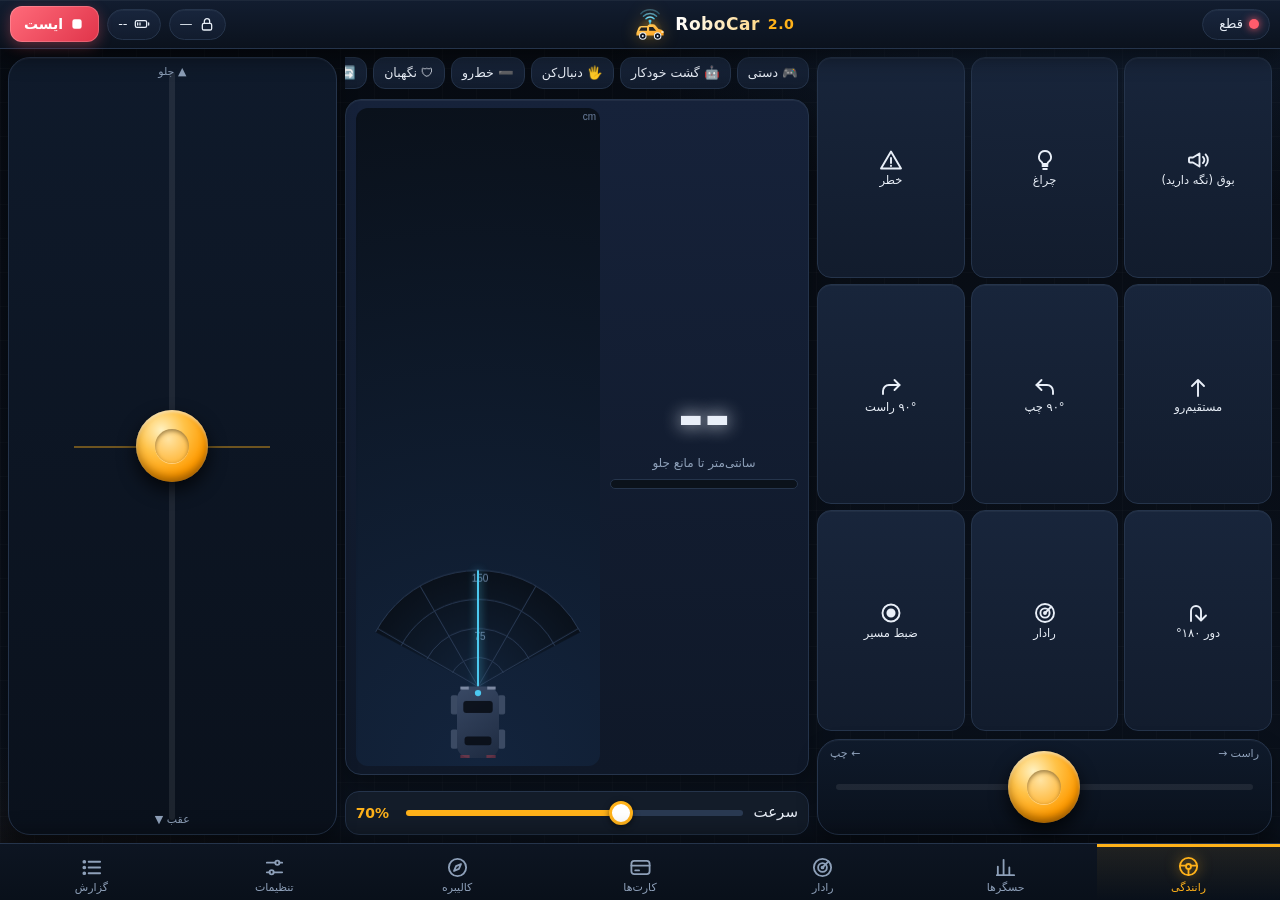
<file: RoboCarApp_v2.0.1/RoboCarApp/app/src/main/assets/index.html>
<!doctype html>
<html lang="fa" dir="rtl"><head><meta charset="utf-8"><meta name="viewport" content="width=device-width,initial-scale=1,maximum-scale=1,user-scalable=no,viewport-fit=cover"><meta name="theme-color" content="#080c12"><title>RoboCar</title>
<style>
:root{--bg:#080c12;--bg2:#0e151f;--card:#131c29;--card2:#1a2535;--line:#25344b;--txt:#e9eff8;--dim:#8ea0b9;--acc:#ffb21a;--acc2:#4cc9f0;--ok:#3ddc97;--bad:#ff5c6c;--r:16px}
*{box-sizing:border-box}
html,body{height:100%;margin:0;background:radial-gradient(900px 520px at 85% -10%,#1b3150aa,transparent 60%),radial-gradient(700px 420px at 0% 110%,#3a220c66,transparent 60%),linear-gradient(#070b12,#0a111c);color:var(--txt);font:15px/1.45 Vazirmatn,Tahoma,system-ui,-apple-system,sans-serif;overflow:hidden;-webkit-tap-highlight-color:transparent;-webkit-user-select:none;user-select:none;touch-action:manipulation}
button,input,select{font:inherit;color:inherit}
#app{position:fixed;inset:0;display:flex;flex-direction:column;padding:env(safe-area-inset-top) env(safe-area-inset-right) 0 env(safe-area-inset-left);background:linear-gradient(#ffffff05 1px,transparent 1px) 0 0/34px 34px,linear-gradient(90deg,#ffffff05 1px,transparent 1px) 0 0/34px 34px}
header{display:flex;align-items:center;gap:8px;padding:6px 10px;background:rgba(14,21,31,.85);border-bottom:1px solid var(--line);flex:none}
.title{flex:1;text-align:center;font-weight:800;letter-spacing:.5px;font-size:17px;white-space:nowrap;direction:ltr}
.title small{color:var(--acc);font-weight:700}
.pill{display:flex;align-items:center;gap:6px;padding:5px 10px;border-radius:999px;background:var(--card);border:1px solid var(--line);font-size:13px;white-space:nowrap;cursor:pointer}
.pill small{color:var(--dim)}
.dot{width:10px;height:10px;border-radius:50%;background:var(--bad);display:inline-block;box-shadow:0 0 8px currentColor;color:var(--bad)}
.dot.ok{background:var(--ok);color:var(--ok)}.dot.warn{background:var(--acc);color:var(--acc)}
.estop{background:var(--bad);color:#fff;border:0;border-radius:12px;padding:8px 14px;font-weight:800;font-size:14px;box-shadow:0 0 0 2px #fff3 inset;cursor:pointer}
.estop:active{filter:brightness(.8)}
#banners{flex:none}
.ban{padding:3px 10px;font-size:12px;font-weight:700;text-align:center}
.ban.bad{background:#5a1420;color:#ffd5da}.ban.warn{background:#4d3a0a;color:#ffe7ae}.ban.info{background:#0f3347;color:#c8ecfb}
main{flex:1;position:relative;min-height:0}
.page{position:absolute;inset:0;display:none;overflow:auto;padding:10px 10px 18px;-webkit-overflow-scrolling:touch}
.page.on{display:block}
#pg-drive{padding:0;overflow:hidden}
nav{display:flex;flex:none;background:var(--bg2);border-top:1px solid var(--line);padding-bottom:env(safe-area-inset-bottom)}
nav button{flex:1;background:none;border:0;padding:7px 2px 6px;color:var(--dim);font-size:11px;line-height:1.2;cursor:pointer;border-top:3px solid transparent}
nav button b{display:block;font-size:19px;font-weight:400}
nav button.on{color:var(--acc);border-top-color:var(--acc);background:linear-gradient(#ffb21a14,transparent)}
/* cards / rows */
.card{background:var(--card);border:1px solid var(--line);border-radius:var(--r);padding:12px;margin:0 0 10px}
.card h3{margin:0 0 8px;font-size:15px;display:flex;align-items:center;gap:8px}
.card h3 small{color:var(--dim);font-weight:400;font-size:12px;margin-inline-start:auto}
.grid{display:grid;gap:10px;grid-template-columns:repeat(auto-fit,minmax(310px,1fr))}
.row{display:flex;align-items:center;gap:10px;padding:8px 0;border-bottom:1px solid #ffffff0d}
.row:last-child{border-bottom:0}
.row .lbl{flex:1;min-width:0}
.row .lbl small{display:block;color:var(--dim);font-size:12px;line-height:1.35}
.row.rg{flex-wrap:wrap}.row.rg .lbl{flex:1 1 100%}.row.rg input[type=range]{flex:1 1 60%}.row .val{min-width:54px;text-align:left;direction:ltr;color:var(--acc);font-weight:700;font-variant-numeric:tabular-nums}
.row input[type=range]{flex:1.4;min-width:90px}
input[type=range]{-webkit-appearance:none;appearance:none;height:30px;background:transparent;direction:ltr}
input[type=range]::-webkit-slider-runnable-track{height:6px;border-radius:3px;background:linear-gradient(90deg,var(--acc) var(--p,50%),#2a3a52 var(--p,50%))}
input[type=range]::-webkit-slider-thumb{-webkit-appearance:none;width:24px;height:24px;border-radius:50%;background:#fff;border:3px solid var(--acc);margin-top:-9px;box-shadow:0 2px 6px #0008}
.sw{position:relative;width:50px;height:28px;flex:none}
.sw input{opacity:0;position:absolute;inset:0;width:100%;height:100%;margin:0;z-index:2}
.sw i{position:absolute;inset:0;border-radius:14px;background:#2a3a52;transition:.15s}
.sw i:after{content:"";position:absolute;top:3px;right:3px;width:22px;height:22px;border-radius:50%;background:#fff;transition:.15s}
.sw input:checked+i{background:var(--ok)}.sw input:checked+i:after{right:25px}
.btn{background:var(--card2);border:1px solid var(--line);border-radius:12px;padding:10px 14px;font-weight:700;cursor:pointer;min-height:44px;text-align:center}
.btn:active{filter:brightness(.85);transform:scale(.98)}
.btn.pri{background:var(--acc);color:#1a1200;border:0}.btn.bad{background:#4a1a22;border-color:#7a2b37;color:#ffc9d0}.btn.ok{background:#0f4030;border-color:#1c7a5a;color:#c4f7e2}
.btn.sm{padding:6px 10px;min-height:34px;font-size:13px}
.btn[disabled]{opacity:.4;pointer-events:none}
.btns{display:flex;flex-wrap:wrap;gap:8px}.btns .btn{flex:1;min-width:110px}
.seg{display:flex;background:#0b121b;border:1px solid var(--line);border-radius:12px;overflow:hidden;flex:1.4}
.seg button{flex:1;background:none;border:0;padding:8px 4px;color:var(--dim);font-size:13px;cursor:pointer}
.seg button.on{background:var(--acc);color:#1a1200;font-weight:800}
input[type=text],input[type=password],input[type=number]{width:100%;background:#0b121b;border:1px solid var(--line);border-radius:12px;padding:11px 12px;color:var(--txt);outline:0;-webkit-user-select:text;user-select:text;direction:ltr;text-align:left}
input.rtl{direction:rtl;text-align:right}
input:focus{border-color:var(--acc)}
.hint{color:var(--dim);font-size:12.5px;line-height:1.55}
.tag{display:inline-block;padding:2px 8px;border-radius:8px;font-size:12px;background:#22324a;color:var(--dim)}
.tag.ok{background:#0f4030;color:#7ff0c0}.tag.bad{background:#4a1a22;color:#ffb3bd}.tag.warn{background:#4d3a0a;color:#ffd878}
.bar{direction:ltr;height:10px;background:#0b121b;border-radius:6px;overflow:hidden;border:1px solid var(--line);position:relative}
.bar>i{display:block;height:100%;width:0;background:linear-gradient(90deg,var(--acc2),var(--ok));transition:width .15s}
.bar>u{position:absolute;top:-2px;bottom:-2px;width:2px;background:#fff;opacity:.8}
.kv{display:grid;grid-template-columns:1fr auto;gap:2px 10px;font-size:14px}.kv span:nth-child(even){color:var(--acc);font-weight:700;direction:ltr;text-align:left}
canvas{display:block;max-width:100%}
/* DRIVE */
.drive{direction:ltr;display:grid;grid-template-columns:minmax(120px,26%) 1fr minmax(180px,36%);grid-template-areas:"L C R";height:100%;gap:8px;padding:8px;position:relative}
.padL{grid-area:L}.center{grid-area:C}.padR{grid-area:R}
.pad{direction:rtl;display:flex;flex-direction:column;gap:8px;min-height:0;min-width:0}
.center{direction:rtl;display:flex;flex-direction:column;gap:8px;min-height:0;min-width:0}
.modes{display:flex;gap:6px;overflow-x:auto;padding-bottom:2px;flex:none}
.modes button{flex:none;background:var(--card);border:1px solid var(--line);border-radius:12px;padding:6px 10px;font-size:12.5px;cursor:pointer;white-space:nowrap}
.modes button.on{background:var(--acc);color:#1a1200;border-color:var(--acc);font-weight:800}
.hud{display:flex;gap:10px;align-items:stretch;background:var(--card);border:1px solid var(--line);border-radius:var(--r);padding:8px 10px;flex:1;min-height:0}
.distBox{flex:1;display:flex;flex-direction:column;justify-content:center;gap:6px;min-width:0}
.distNum{font-size:clamp(30px,8vh,64px);font-weight:800;line-height:1;direction:ltr;text-align:center;font-variant-numeric:tabular-nums}
.distLbl{color:var(--dim);font-size:12px;text-align:center}
#cvMini{flex:1.3;min-width:0;width:100%;height:100%;max-height:100%}
.chips{display:flex;flex-wrap:wrap;gap:6px;flex:none}
.speedRow{display:flex;align-items:center;gap:10px;background:var(--card);border:1px solid var(--line);border-radius:14px;padding:2px 12px;flex:none}
.speedRow input{flex:1}.speedRow b{min-width:44px;direction:ltr;color:var(--acc)}
.lever,.wheel,.stick{position:relative;background:linear-gradient(#0e1724,#0b121b);border:1px solid var(--line);border-radius:22px;touch-action:none;flex:1;min-height:0}
.lever{min-height:150px}.wheel{flex:none;height:96px}
.lever:before,.wheel:before{content:"";position:absolute;background:#ffffff14}
.lever:before{left:50%;top:14px;bottom:14px;width:6px;margin-left:-3px;border-radius:3px}
.wheel:before{top:50%;left:18px;right:18px;height:6px;margin-top:-3px;border-radius:3px}
.mid{position:absolute;background:#ffb21a66}
.lever .mid{left:20%;right:20%;top:50%;height:2px}.wheel .mid{top:20%;bottom:20%;left:50%;width:2px}
.knob{position:absolute;width:72px;height:72px;border-radius:50%;background:radial-gradient(circle at 35% 30%,#ffd36b,#ff9f00 70%);box-shadow:0 6px 16px #000a,inset 0 -4px 8px #0004;margin:-36px 0 0 -36px;pointer-events:none}
.lever .lbl2,.wheel .lbl2{position:absolute;color:var(--dim);font-size:11px;pointer-events:none}
.lever .t{top:6px;left:0;right:0;text-align:center}.lever .b{bottom:6px;left:0;right:0;text-align:center}
.stick{border-radius:50%;flex:none;align-self:center;aspect-ratio:1;width:min(100%,46vh);max-width:100%}
.stick:before{content:"";position:absolute;inset:50% 8% auto 8%;height:2px;background:#ffffff14}
.stick:after{content:"";position:absolute;inset:8% auto 8% 50%;width:2px;background:#ffffff14}
.qb{display:grid;grid-template-columns:repeat(3,1fr);gap:6px;flex:none}
.qb button{background:var(--card);border:1px solid var(--line);border-radius:14px;padding:6px 2px;font-size:11.5px;color:var(--txt);cursor:pointer;min-height:54px;line-height:1.25}
.qb button b{display:block;font-size:20px;font-weight:400}
.qb button.on{background:var(--acc);color:#1a1200;border-color:var(--acc)}
.qb button:active{filter:brightness(.8)}
.overlay{position:absolute;inset:0;z-index:20;display:none;align-items:flex-start;justify-content:center;overflow:auto;background:rgba(6,10,16,.86);backdrop-filter:blur(6px);-webkit-backdrop-filter:blur(6px);text-align:center;padding:16px}
.overlay.on{display:flex}
.ovbox{max-width:520px;width:100%;margin:auto}
.big{font-size:56px;line-height:1}
.pulse{animation:pulse 1.6s ease-in-out infinite}
@keyframes pulse{0%,100%{transform:scale(1);opacity:.85}50%{transform:scale(1.1);opacity:1}}
.cardAnim{display:inline-block;font-size:64px;animation:tap 2s ease-in-out infinite}
@keyframes tap{0%,100%{transform:translateY(-14px) rotate(-8deg)}50%{transform:translateY(8px) rotate(0)}}
.flash{animation:flash .5s steps(2) infinite}
@keyframes flash{50%{background:#7a1424}}
#welcome{position:absolute;inset:0;z-index:30;pointer-events:none;display:none;align-items:center;justify-content:center;background:radial-gradient(circle,#0b3a2c,#06100d);flex-direction:column;gap:8px}
#welcome.on{display:flex;animation:fade 2s forwards}
@keyframes fade{0%{opacity:0}12%{opacity:1}80%{opacity:1}100%{opacity:0;visibility:hidden}}
/* modal + toast */
#modal{position:fixed;inset:0;z-index:100;display:none;align-items:center;justify-content:center;background:#000b;padding:14px}
#modal.on{display:flex}
#modal .box{background:var(--card);border:1px solid var(--line);border-radius:20px;padding:16px;width:min(440px,100%);max-height:92vh;overflow:auto}
#modal h3{margin:0 0 10px}
#toasts{position:fixed;left:0;right:0;bottom:70px;z-index:120;display:flex;flex-direction:column;align-items:center;gap:6px;pointer-events:none}
.toast{background:#0b1320f0;border:1px solid var(--line);border-radius:14px;padding:9px 16px;font-size:14px;max-width:90vw;box-shadow:0 8px 24px #000a;animation:tin .2s}
.toast.ok{border-color:#1c7a5a}.toast.bad{border-color:#7a2b37}.toast.warn{border-color:#7a5b10}
@keyframes tin{from{transform:translateY(12px);opacity:0}}
.cardItem{display:flex;align-items:center;gap:10px;padding:10px;border:1px solid var(--line);border-radius:14px;background:var(--card2);margin-bottom:8px}
.cardItem .ic{font-size:28px}.cardItem .nm{flex:1;min-width:0}.cardItem .nm b{display:block;overflow:hidden;text-overflow:ellipsis;white-space:nowrap}
.cardItem .nm small{color:var(--dim);direction:ltr;display:block;text-align:right;font-size:12px}
.logrow{display:flex;gap:10px;padding:6px 4px;border-bottom:1px solid #ffffff0d;font-size:13.5px}.logrow time{color:var(--dim);direction:ltr;min-width:56px;font-variant-numeric:tabular-nums}
.logrow.warn{color:#ffd878}.logrow.bad{color:#ffb3bd}.logrow.ok{color:#7ff0c0}
.steps{counter-reset:s;margin:6px 0;padding:0;list-style:none}.steps li{counter-increment:s;padding:3px 0 3px 0;color:var(--dim);font-size:13px}.steps li:before{content:counter(s);display:inline-block;width:20px;height:20px;border-radius:50%;background:#22324a;color:var(--txt);text-align:center;font-size:12px;line-height:20px;margin-inline-end:8px}
.res{margin-top:8px;padding:8px 10px;border-radius:10px;background:#0b121b;border:1px solid var(--line);font-size:13px;display:none}.res.on{display:block}.res.ok{border-color:#1c7a5a;color:#7ff0c0}.res.bad{border-color:#7a2b37;color:#ffb3bd}
.spin{display:inline-block;width:14px;height:14px;border:2px solid #fff4;border-top-color:var(--acc);border-radius:50%;animation:sp .8s linear infinite;vertical-align:-2px;margin-inline-end:6px}
@keyframes sp{to{transform:rotate(360deg)}}
@media (orientation:portrait){
  .drive{grid-template-columns:1fr 1fr;grid-template-rows:minmax(0,1fr) auto;grid-template-areas:"C C" "L R"}
  .padL,.padR{height:min(40vh,300px)}
  .lever{min-height:0}
}
@media (max-height:520px){
  .big{font-size:38px}.ovbox h2{font-size:18px;margin:4px 0 2px!important}.ovbox p{margin:4px 0}.cardAnim{font-size:38px}.ovbox .btns{margin-top:8px!important}.ovbox .btn{min-height:38px;padding:6px 10px}
}
@media (max-height:420px){
  header{padding:3px 8px}.pill{padding:3px 8px;font-size:12px}.estop{padding:5px 10px}
  nav button{padding:3px 2px 3px;font-size:10px}nav button b{font-size:16px}
  .qb button{min-height:42px;padding:3px 2px}.qb button b{font-size:16px}
  .wheel{height:74px}.knob{width:60px;height:60px;margin:-30px 0 0 -30px}
  .modes button{padding:5px 9px}
}
@media (max-width:620px){
  header{gap:5px;padding:5px 6px}
  .title{display:none}
  .pill{padding:4px 8px;font-size:12px}
  #pingTxt{display:none}
  #lockTxt{max-width:78px;overflow:hidden;text-overflow:ellipsis}
  .estop{margin-inline-start:auto;padding:7px 10px}
  nav button{font-size:10px}
}

/* ===== v2.0.1 visual polish ===== */
header{background:linear-gradient(180deg,#121d30,#0b121d);box-shadow:0 1px 0 #ffffff0c inset,0 8px 22px #0007;position:relative;z-index:5}
.title{display:flex;align-items:center;justify-content:center;gap:8px}
.title .mark{width:34px;height:31px;flex:none;filter:drop-shadow(0 0 8px #ffb21a55)}
.title span{background:linear-gradient(90deg,#fff,#ffd98a);-webkit-background-clip:text;background-clip:text;color:transparent}
.pill{background:linear-gradient(#18253c,#121c2e);box-shadow:0 1px 0 #ffffff0a inset}
.pill svg,.estop svg{width:16px;height:16px;flex:none}
.pill i,.estop i{display:inline-flex}
.estop{display:flex;align-items:center;gap:6px;background:linear-gradient(135deg,#ff6b7a,#e0344a);box-shadow:0 4px 14px #ff5c6c55,0 0 0 1px #ffffff30 inset}
.card{background:linear-gradient(180deg,#18243a,#111b2b);box-shadow:0 1px 0 #ffffff0d inset,0 10px 26px #0006;border-color:#2a3b57}
.btn{background:linear-gradient(#1d2a40,#172236)}
.btn.pri{background:linear-gradient(135deg,#ffd166,#ffa62b);box-shadow:0 5px 16px #ffb21a44;color:#241600}
.btn.bad{background:linear-gradient(#5a1f29,#41161e)}.btn.ok{background:linear-gradient(#115a42,#0c4332)}
nav{background:linear-gradient(#0d1522,#09101a);box-shadow:0 -8px 22px #0006;position:relative;z-index:5}
nav button b{height:27px;display:flex;align-items:center;justify-content:center}
nav button svg{width:23px;height:23px;transition:.15s}
nav button.on svg{filter:drop-shadow(0 0 7px #ffb21a99);transform:translateY(-1px)}
.page.on{animation:pgin .22s ease-out}
@keyframes pgin{from{opacity:0;transform:translateY(8px)}}
.qb button{background:linear-gradient(#18253b,#121c2d);box-shadow:0 1px 0 #ffffff0a inset}
.qb button b{display:flex;align-items:center;justify-content:center;height:26px;font-weight:400}
.qb button svg{width:24px;height:24px}
.qb button.on{background:linear-gradient(135deg,#ffd166,#ffa62b);box-shadow:0 0 18px #ffb21a66}
.qb button.on svg{filter:none}
.knob{background:radial-gradient(circle at 35% 28%,#fff1c0,#ffc247 34%,#ff9a00 68%,#c46a00);box-shadow:0 8px 18px #000b,inset 0 -5px 9px #0005,inset 0 2px 3px #fff8}
.knob:after{content:"";position:absolute;inset:19px;border-radius:50%;background:radial-gradient(circle at 40% 30%,#ffe3a1,#ffad22);box-shadow:inset 0 2px 4px #0006,0 1px 0 #fff6}
.lever,.wheel,.stick{background:linear-gradient(#0f1a2b,#0a111c);box-shadow:0 1px 0 #ffffff0a inset,0 8px 20px #0005}
.fl,.fw{position:absolute;border-radius:5px;display:none;pointer-events:none;background:var(--fc,#3ddc97);box-shadow:0 0 16px var(--fc,#3ddc97)}
.fl{left:50%;width:8px;margin-left:-4px}.fw{top:50%;height:8px;margin-top:-4px}
.hud{background:linear-gradient(180deg,#16223a,#0f1828);box-shadow:0 1px 0 #ffffff0d inset,0 10px 24px #0005}
.distNum{text-shadow:0 0 18px currentColor;transition:color .2s}
#cvMini{border-radius:12px;background:radial-gradient(circle at 50% 100%,#13243d,#0a111b)}
.tag{background:#1b2a42;border:1px solid #ffffff10}
.modes button{background:linear-gradient(#18253b,#121c2d)}
.modes button.on{background:linear-gradient(135deg,#ffd166,#ffa62b);box-shadow:0 0 16px #ffb21a55}
#splash{position:fixed;inset:0;z-index:500;display:flex;flex-direction:column;align-items:center;justify-content:center;gap:6px;text-align:center;background:radial-gradient(circle at 50% 38%,#17294a,#070b12 70%);animation:spOut .55s ease 1.55s forwards}
#splash .spl .mark{width:min(46vmin,180px);height:auto;filter:drop-shadow(0 0 30px #ffb21a66);animation:spIn .7s cubic-bezier(.2,.9,.3,1.2) both}
#splash h1{margin:6px 0 0;font-size:30px;letter-spacing:1px;background:linear-gradient(90deg,#fff,#ffd98a);-webkit-background-clip:text;background-clip:text;color:transparent;animation:spIn .7s .15s both}
#splash p{margin:0;color:var(--dim);animation:spIn .7s .25s both}
#splash .ver{color:#ffb21a;font-size:12px;letter-spacing:2px;animation:spIn .7s .35s both}
#splash .mark g[stroke] path{animation:arcIn .9s ease-out both}
#splash .mark g[stroke] path:nth-child(1){animation-delay:.35s}#splash .mark g[stroke] path:nth-child(2){animation-delay:.55s}#splash .mark g[stroke] path:nth-child(3){animation-delay:.75s}
@keyframes spIn{from{opacity:0;transform:translateY(14px) scale(.94)}}
@keyframes arcIn{from{opacity:0}}
@keyframes spOut{to{opacity:0;visibility:hidden}}
.mark2 .mark{width:120px;height:108px;display:block;margin:auto;filter:drop-shadow(0 0 22px #ffb21a55)}
#lockIcon{filter:drop-shadow(0 0 22px #ffb21a55)}

/* ===== fit any screen: the quick buttons shrink instead of overflowing ===== */
.qb{flex:1 1 0;min-height:0;grid-template-rows:repeat(3,minmax(0,1fr))}
.qb button{min-height:0;height:100%;padding:3px 2px;display:flex;flex-direction:column;align-items:center;justify-content:center}
.speedRow{gap:8px;padding:0 10px;min-height:44px}
.speedRow input{min-width:60px}
.speedRow b{min-width:40px;font-size:14px}
@media (max-height:420px){
  .ban{font-size:11px;padding:2px 8px}
  .qb{gap:4px}.qb button{font-size:10.5px;line-height:1.15}.qb button b{height:20px}.qb button svg{width:20px;height:20px}
  .wheel{height:66px}.knob{width:54px;height:54px;margin:-27px 0 0 -27px}.knob:after{inset:14px}
  .pad{gap:5px}.center{gap:5px}.drive{gap:6px;padding:6px}
  .speedRow{min-height:36px}
  .chips{display:none}
  .distNum{font-size:34px}
}

</style></head><body>
<svg width="0" height="0" style="position:absolute" aria-hidden="true"><defs>
  <linearGradient id="bg" x1="0" y1="0" x2="1" y2="1"><stop offset="0" stop-color="#16233b"/><stop offset="1" stop-color="#070b12"/></linearGradient>
  <linearGradient id="am" x1="0" y1="0" x2="1" y2="1"><stop offset="0" stop-color="#FFD166"/><stop offset="1" stop-color="#FF9F1A"/></linearGradient>
  <linearGradient id="cy" x1="0" y1="1" x2="0" y2="0"><stop offset="0" stop-color="#4CC9F0"/><stop offset="1" stop-color="#8be9ff"/></linearGradient>
  <radialGradient id="glow"><stop offset="0" stop-color="#FFB21A" stop-opacity=".30"/><stop offset="1" stop-color="#FFB21A" stop-opacity="0"/></radialGradient>
</defs>
</svg>
<div id="splash"><div class="spl"><svg class="mark" viewBox="14 14 80 72" aria-hidden="true"><g>
  <circle cx="54" cy="62" r="30" fill="url(#glow)"/>
  <!-- radar arcs -->
  <g fill="none" stroke="url(#cy)" stroke-linecap="round" stroke-width="3.4">
    <path d="M44.5 36.5 A13 13 0 0 1 63.5 36.5" opacity=".95"/>
    <path d="M38.5 30.5 A21.5 21.5 0 0 1 69.5 30.5" opacity=".62"/>
    <path d="M32.5 24.5 A30 30 0 0 1 75.5 24.5" opacity=".32"/>
  </g>
  <circle cx="54" cy="42" r="3.6" fill="#4CC9F0"/>
  <rect x="52.6" y="44" width="2.8" height="7" rx="1.4" fill="#4CC9F0"/>
  <!-- body -->
  <path d="M22 70 L26.5 58.5 Q28.5 53.5 34 53.5 L48 53.5 L50 51 Q51.5 49.5 54 49.5 L61 49.5 Q64.5 49.5 67 52.5 L74 60.5 Q85 61.5 86 69 L86 76 L22 76 Z" fill="url(#am)"/>
  <path d="M33 57 L47 57 L47 64.5 L28.5 64.5 Z" fill="#0b1220" opacity=".92"/>
  <path d="M52 56 L61 56 L68.5 64.5 L52 64.5 Z" fill="#0b1220" opacity=".92"/>
  <rect x="80" y="66" width="6.5" height="3.6" rx="1.8" fill="#fff6d6"/>
  <!-- wheels -->
  <circle cx="37" cy="77" r="7.6" fill="#0b1220"/><circle cx="37" cy="77" r="7.6" fill="none" stroke="#E9EFF8" stroke-width="2.4"/><circle cx="37" cy="77" r="2.4" fill="#E9EFF8"/>
  <circle cx="72" cy="77" r="7.6" fill="#0b1220"/><circle cx="72" cy="77" r="7.6" fill="none" stroke="#E9EFF8" stroke-width="2.4"/><circle cx="72" cy="77" r="2.4" fill="#E9EFF8"/>
</g>
</svg></div><h1>RoboCar</h1><p>کنترل هوشمند ماشین</p><div class="ver">v2.0.1</div></div>
<div id="app">
 <header>
  <div class="pill" id="conn" data-act="reconnect"><i class="dot" id="connDot"></i><span id="connTxt">قطع</span><small id="pingTxt"></small></div>
  <div class="title"><svg class="mark" viewBox="14 14 80 72" aria-hidden="true"><g>
  <circle cx="54" cy="62" r="30" fill="url(#glow)"/>
  <!-- radar arcs -->
  <g fill="none" stroke="url(#cy)" stroke-linecap="round" stroke-width="3.4">
    <path d="M44.5 36.5 A13 13 0 0 1 63.5 36.5" opacity=".95"/>
    <path d="M38.5 30.5 A21.5 21.5 0 0 1 69.5 30.5" opacity=".62"/>
    <path d="M32.5 24.5 A30 30 0 0 1 75.5 24.5" opacity=".32"/>
  </g>
  <circle cx="54" cy="42" r="3.6" fill="#4CC9F0"/>
  <rect x="52.6" y="44" width="2.8" height="7" rx="1.4" fill="#4CC9F0"/>
  <!-- body -->
  <path d="M22 70 L26.5 58.5 Q28.5 53.5 34 53.5 L48 53.5 L50 51 Q51.5 49.5 54 49.5 L61 49.5 Q64.5 49.5 67 52.5 L74 60.5 Q85 61.5 86 69 L86 76 L22 76 Z" fill="url(#am)"/>
  <path d="M33 57 L47 57 L47 64.5 L28.5 64.5 Z" fill="#0b1220" opacity=".92"/>
  <path d="M52 56 L61 56 L68.5 64.5 L52 64.5 Z" fill="#0b1220" opacity=".92"/>
  <rect x="80" y="66" width="6.5" height="3.6" rx="1.8" fill="#fff6d6"/>
  <!-- wheels -->
  <circle cx="37" cy="77" r="7.6" fill="#0b1220"/><circle cx="37" cy="77" r="7.6" fill="none" stroke="#E9EFF8" stroke-width="2.4"/><circle cx="37" cy="77" r="2.4" fill="#E9EFF8"/>
  <circle cx="72" cy="77" r="7.6" fill="#0b1220"/><circle cx="72" cy="77" r="7.6" fill="none" stroke="#E9EFF8" stroke-width="2.4"/><circle cx="72" cy="77" r="2.4" fill="#E9EFF8"/>
</g>
</svg><span>RoboCar</span><small>2.0</small></div>
  <button class="pill" id="lockBtn" data-act="goCards" style="color:inherit"><i data-i="lock" id="lockIco"></i><span id="lockTxt">—</span></button>
  <div class="pill" id="batPill" data-act="goSense"><i data-i="bat"></i><span id="batTxt">--</span></div>
  <button class="estop" data-act="stop"><i data-i="stop"></i>ایست</button>
 </header>
 <div id="banners"></div>
 <main>
  <section class="page on" id="pg-drive">
   <div class="drive">
    <div class="pad padL" id="padL"></div>
    <div class="center">
     <div class="modes" id="modes"></div>
     <div class="hud">
      <div class="distBox"><div class="distNum" id="dNum">--</div><div class="distLbl">سانتی‌متر تا مانع جلو</div><div class="bar"><i id="dBar"></i></div></div>
      <canvas id="cvMini" width="260" height="170"></canvas>
     </div>
     <div class="chips" id="chips"></div>
     <div class="speedRow"><span>سرعت</span><input type="range" id="spdRange" min="15" max="100" value="70"><b id="spdVal">70%</b></div>
    </div>
    <div class="pad padR" id="padR"></div>

    <div class="overlay" id="lockOv"><div class="ovbox">
      <div id="lockIcon" class="big pulse">🔒</div>
      <h2 id="lockTitle" style="margin:8px 0 4px">ماشین خاموش است</h2>
      <p class="hint" id="lockSub">کارت را نزدیک ماژول RFID (زیر ماشین) بگیرید تا ماشین روشن شود.</p>
      <div class="cardAnim" id="cardAnim">💳</div>
      <div class="btns" style="margin-top:12px"><button class="btn pri" data-act="unlockPw">🔑 روشن‌کردن با رمز</button><button class="btn" data-act="goCards">💳 مدیریت کارت‌ها</button></div>
      <div class="btns" style="margin-top:8px"><button class="btn sm" data-act="find">📍 پیدا کردن ماشین (بوق)</button></div>
    </div></div>
    <div class="overlay" id="connOv"><div class="ovbox">
      <div class="big pulse"><span class="mark2"><svg class="mark" viewBox="14 14 80 72" aria-hidden="true"><g>
  <circle cx="54" cy="62" r="30" fill="url(#glow)"/>
  <!-- radar arcs -->
  <g fill="none" stroke="url(#cy)" stroke-linecap="round" stroke-width="3.4">
    <path d="M44.5 36.5 A13 13 0 0 1 63.5 36.5" opacity=".95"/>
    <path d="M38.5 30.5 A21.5 21.5 0 0 1 69.5 30.5" opacity=".62"/>
    <path d="M32.5 24.5 A30 30 0 0 1 75.5 24.5" opacity=".32"/>
  </g>
  <circle cx="54" cy="42" r="3.6" fill="#4CC9F0"/>
  <rect x="52.6" y="44" width="2.8" height="7" rx="1.4" fill="#4CC9F0"/>
  <!-- body -->
  <path d="M22 70 L26.5 58.5 Q28.5 53.5 34 53.5 L48 53.5 L50 51 Q51.5 49.5 54 49.5 L61 49.5 Q64.5 49.5 67 52.5 L74 60.5 Q85 61.5 86 69 L86 76 L22 76 Z" fill="url(#am)"/>
  <path d="M33 57 L47 57 L47 64.5 L28.5 64.5 Z" fill="#0b1220" opacity=".92"/>
  <path d="M52 56 L61 56 L68.5 64.5 L52 64.5 Z" fill="#0b1220" opacity=".92"/>
  <rect x="80" y="66" width="6.5" height="3.6" rx="1.8" fill="#fff6d6"/>
  <!-- wheels -->
  <circle cx="37" cy="77" r="7.6" fill="#0b1220"/><circle cx="37" cy="77" r="7.6" fill="none" stroke="#E9EFF8" stroke-width="2.4"/><circle cx="37" cy="77" r="2.4" fill="#E9EFF8"/>
  <circle cx="72" cy="77" r="7.6" fill="#0b1220"/><circle cx="72" cy="77" r="7.6" fill="none" stroke="#E9EFF8" stroke-width="2.4"/><circle cx="72" cy="77" r="2.4" fill="#E9EFF8"/>
</g>
</svg></span></div>
      <h2 style="margin:8px 0 4px">ماشین پیدا نشد</h2>
      <p class="hint">۱) ماشین را روشن کنید.<br>۲) گوشی را به وای‌فای <b id="ssidHint" dir="ltr">RoboCar</b> وصل کنید (رمز پیش‌فرض <b dir="ltr" id="passHint">robocar1234</b>).<br>۳) اگر گوشی پیام «بدون اینترنت» داد، «ادامه/Stay connected» را بزنید.</p>
      <div class="btns" style="margin-top:12px"><button class="btn pri" data-act="openWifi">📶 تنظیمات وای‌فای گوشی</button><button class="btn" data-act="reconnect">🔄 تلاش دوباره</button></div>
      <div class="btns" style="margin-top:8px"><button class="btn" data-act="demoOn">🎮 حالت نمایشی (بدون ماشین)</button><button class="btn sm" data-act="hideConn">بستن</button></div>
    </div></div>
    <div id="welcome"><div class="big">✅</div><h1 style="margin:6px 0">خوش آمدید</h1><h2 id="welcomeWho" style="margin:0;color:var(--acc)"></h2></div>
   </div>
  </section>

  <section class="page" id="pg-sense"></section>
  <section class="page" id="pg-radar"></section>
  <section class="page" id="pg-cards"></section>
  <section class="page" id="pg-calib"></section>
  <section class="page" id="pg-set"></section>
  <section class="page" id="pg-log"></section>
 </main>
 <nav id="tabs">
  <button class="on" data-pg="drive"><b data-i="drive"></b>رانندگی</button>
  <button data-pg="sense"><b data-i="sense"></b>حسگرها</button>
  <button data-pg="radar"><b data-i="radar"></b>رادار</button>
  <button data-pg="cards"><b data-i="card"></b>کارت‌ها</button>
  <button data-pg="calib"><b data-i="calib"></b>کالیبره</button>
  <button data-pg="set"><b data-i="set"></b>تنظیمات</button>
  <button data-pg="log"><b data-i="log"></b>گزارش</button>
 </nav>
</div>
<div id="modal"><div class="box" id="modalBox"></div></div>
<div id="toasts"></div>

<script>
'use strict';
/* ===================================================================
   RoboCar app 2.0.0  -  one single file, used inside the Android app
   AND served by the car itself (http://192.168.4.1)
   =================================================================== */
const APP_VER = '2.0.1';
const $ = (s, r) => (r || document).querySelector(s);
const $$ = (s, r) => Array.from((r || document).querySelectorAll(s));
const clamp = (v, a, b) => v < a ? a : v > b ? b : v;
const P = {
  get(k, d) { try { const v = localStorage.getItem('rc_' + k); return v === null ? d : JSON.parse(v); } catch (e) { return d; } },
  set(k, v) { try { localStorage.setItem('rc_' + k, JSON.stringify(v)); } catch (e) {} }
};
const App = window.RCApp || null;                    // Android bridge (null in a normal browser)
function vib(ms) { if (!P.get('haptic', true)) return; try { if (App && App.vibrate) App.vibrate(ms); else if (navigator.vibrate) navigator.vibrate(ms); } catch (e) {} }
function esc(s) { return String(s).replace(/[&<>"']/g, c => ({ '&': '&amp;', '<': '&lt;', '>': '&gt;', '"': '&quot;', "'": '&#39;' }[c])); }
function cleanName(s) { return String(s).replace(/[,|"\\\r\n\t]/g, ' ').replace(/\s+/g, ' ').trim().slice(0, 40); }
function fmtUp(s) { s = s | 0; const h = (s / 3600) | 0, m = ((s % 3600) / 60) | 0; return (h ? h + 'h ' : '') + m + 'm ' + (s % 60) + 's'; }
function pad2(n) { return (n < 10 ? '0' : '') + n; }
function clock(sec) { return pad2((sec / 3600) | 0) + ':' + pad2(((sec % 3600) / 60) | 0) + ':' + pad2(sec % 60); }

/* ------------------------------------------------------------ state */
const S = {
  T: {}, C: {}, cards: [], open: 0, info: {}, up: false, ping: 0, pingT: 0,
  adminUntil: 0, log: [], lastRx: 0, demo: false, pg: 'drive', prevLk: null, welcomeAt: 0,
  hist: { bat: [], d: [] }, cal: {}, hideConn: false
};
const R = { pts: new Map(), sc: [], scBusy: false };          // radar data
const pending = { admin: null, enr: null };

/* ------------------------------------------------------------ link */
const Link = {
  ws: null, timer: null, tries: 0,
  host() { return (location.protocol === 'file:' || !location.hostname) ? P.get('host', '192.168.4.1') : location.hostname; },
  connect() {
    if (S.demo || S.paused) return;
    this.drop();
    let ws;
    try { ws = new WebSocket('ws://' + this.host() + ':81/'); } catch (e) { this.retry(); return; }
    this.ws = ws;
    ws.onopen = () => { S.up = true; this.tries = 0; S.lastRx = Date.now(); onUp(); };
    ws.onmessage = e => { S.lastRx = Date.now(); onRaw(e.data); };
    ws.onclose = () => { if (this.ws === ws) { this.ws = null; if (S.up) { S.up = false; onDown(); } this.retry(); } };
    ws.onerror = () => { try { ws.close(); } catch (e) {} };
  },
  retry() { if (S.paused) return; clearTimeout(this.timer); this.timer = setTimeout(() => this.connect(), Math.min(3000, 700 + this.tries++ * 300)); },
  drop() { clearTimeout(this.timer); if (this.ws) { const w = this.ws; this.ws = null; try { w.close(); } catch (e) {} } },
  send(s) {
    if (S.demo) { Demo.recv(s); return true; }
    if (this.ws && this.ws.readyState === 1) { try { this.ws.send(s); return true; } catch (e) {} }
    return false;
  }
};
const send = s => Link.send(s);
function connected() { return S.up || S.demo; }

function onRaw(d) { let o; try { o = JSON.parse(d); } catch (e) { return; } onMsg(o); }

/* ------------------------------------------------------------ translate firmware events */
const EV = [
  [/^Car ON - (.*)$/, m => 'ماشین روشن شد — ' + (m[1] === 'password' ? 'با رمز' : m[1] === 'card' ? 'با کارت' : m[1]), 'ok'],
  [/^Car OFF - (.*)$/, m => 'ماشین خاموش شد (' + ({ 'app': 'از اپ', 'auto-lock': 'قفل خودکار', 'card shown again': 'کارت دوباره نشان داده شد' }[m[1]] || m[1]) + ')', ''],
  [/^Unknown card refused \((.*)\)$/, m => 'کارت ناشناس رد شد: ' + m[1], 'bad'],
  [/^Card added: (.*)$/, m => 'کارت اضافه شد: ' + m[1], 'ok'],
  [/^Card deleted: (.*)$/, m => 'کارت حذف شد: ' + m[1], ''],
  [/^All cards deleted$/, () => 'همه‌ی کارت‌ها حذف شدند', 'warn'],
  [/^Admin login$/, () => 'ورود مدیر', ''],
  [/^Wrong admin password$/, () => 'رمز مدیر اشتباه وارد شد', 'bad'],
  [/^Too many wrong passwords.*$/, () => 'تلاش بیش از حد: ورود ۶۰ ثانیه قفل شد', 'bad'],
  [/^Admin password changed$/, () => 'رمز مدیر تغییر کرد', 'ok'],
  [/^ALARM.*$/, () => '🚨 دزدگیر: ماشین حرکت داده شد!', 'bad'],
  [/^Alarm stopped by timeout$/, () => 'دزدگیر به‌خاطر زمان متوقف شد', 'warn'],
  [/^Battery low: (.*) V$/, m => 'باتری ضعیف است: ' + m[1] + ' ولت', 'warn'],
  [/^Battery empty.*$/, () => 'باتری خالی است؛ موتورها خاموش شدند', 'bad'],
  [/^Car tipped over.*$/, () => 'ماشین واژگون شد؛ موتورها متوقف شدند', 'bad'],
  [/^Gyro calibrated \(bias (.*)\)$/, m => 'ژیروسکوپ کالیبره شد (بایاس ' + m[1] + ')', 'ok'],
  [/^Gyro calibration failed.*$/, () => 'کالیبراسیون ژیرو ناموفق بود: ماشین حرکت کرد', 'bad'],
  [/^Level set \(pitch (.*), roll (.*)\)$/, m => 'تراز افقی ثبت شد (pitch ' + m[1] + '، roll ' + m[2] + ')', 'ok'],
  [/^Level failed.*$/, () => 'تراز ناموفق بود: ماشین ثابت یا صاف نیست', 'bad'],
  [/^Edge calibrated but.*\(floor L (\d+) R (\d+)\)$/, m => 'سنسور لبه ثبت شد ولی کف خیلی تیره/دور است (' + m[1] + ' / ' + m[2] + ')', 'warn'],
  [/^Edge calibrated \(floor L (\d+) R (\d+)\)$/, m => 'سنسور لبه کالیبره شد (کف ' + m[1] + ' / ' + m[2] + ')', 'ok'],
  [/^Light threshold set \(now (\d+)\)$/, m => 'آستانه‌ی نور ثبت شد (' + m[1] + ')', 'ok'],
  [/^Battery calibrated: (.*) V$/, m => 'ولتاژ باتری با مولتی‌متر کالیبره شد: ' + m[1] + ' V', 'ok'],
  [/^Guard armed$/, () => 'نگهبان فعال شد', 'ok'],
  [/^Guard: learning.*$/, () => 'نگهبان: در حال یادگیری محیط…', ''],
  [/^Guard: object (\d+) mm at (-?\d+) deg$/, m => 'نگهبان: جسم در ' + (m[1] / 10).toFixed(0) + ' سانتی‌متری، زاویه ' + m[2] + '°', 'bad'],
  [/^360 scan finished$/, () => 'اسکن ۳۶۰ درجه تمام شد', 'ok'],
  [/^Find-my-car started$/, () => 'پیدا کردن ماشین: بوق و چراغ روشن شد', ''],
  [/^Find-my-car stopped$/, () => 'پیدا کردن ماشین خاموش شد', ''],
  [/^Firmware update started$/, () => 'بروزرسانی فریم‌ور شروع شد', 'warn'],
  [/^Wi-Fi changed to (.*) - restarting$/, m => 'نام وای‌فای به «' + m[1] + '» تغییر کرد؛ ماشین ری‌استارت می‌شود', 'warn'],
  [/^Car started \(v(.*)\)$/, m => 'ماشین روشن شد (فریم‌ور ' + m[1] + ')', ''],
  [/^RFID reader found$/, () => 'ماژول RFID پیدا شد', 'ok'],
  [/^RFID reader lost$/, () => 'ارتباط با ماژول RFID قطع شد', 'bad'],
  [/^Wander mode needs.*$/, () => 'حالت گشت به ژیرو و سنسور فاصله نیاز دارد', 'warn'],
  [/^Follow mode needs.*$/, () => 'حالت دنبال‌کن به سنسور فاصله نیاز دارد', 'warn'],
  [/^360 scan needs.*$/, () => 'اسکن ۳۶۰ به ژیرو و سنسور فاصله نیاز دارد', 'warn']
];
function trEv(m) {
  for (const [re, fn, kind] of EV) { const x = re.exec(m); if (x) return { text: fn(x), kind }; }
  return { text: m, kind: /fail|lost|refus|wrong/i.test(m) ? 'bad' : '' };
}
function addLog(sec, raw, silent) {
  const t = trEv(raw);
  S.log.push({ sec, text: t.text, kind: t.kind, at: Date.now() });
  if (S.log.length > 300) S.log.shift();
  if (S.pg === 'log') renderLog();
  if (!silent && t.kind) toast(t.text, t.kind);
}

/* ------------------------------------------------------------ toast / modal */
function toast(msg, kind, ms) {
  const el = document.createElement('div');
  el.className = 'toast ' + (kind || '');
  el.textContent = msg;
  const box = $('#toasts');
  box.appendChild(el);
  while (box.children.length > 3) box.removeChild(box.firstChild);
  setTimeout(() => { if (el.parentNode) el.parentNode.removeChild(el); }, ms || 3200);
}
function modal(html) { $('#modalBox').innerHTML = html; $('#modal').classList.add('on'); }
function closeModal() { $('#modal').classList.remove('on'); $('#modalBox').innerHTML = ''; }
function modalOpen() { return $('#modal').classList.contains('on'); }
function askText(title, label, o) {
  o = o || {};
  return new Promise(res => {
    modal('<h3>' + title + '</h3>' + (o.hint ? '<p class="hint">' + o.hint + '</p>' : '') +
      '<label class="hint">' + label + '</label><input id="askIn" class="' + (o.rtl ? 'rtl' : '') + '" type="' + (o.password ? 'password' : 'text') + '" value="' + esc(o.value || '') + '" maxlength="' + (o.max || 40) + '" autocomplete="off" autocapitalize="off">' +
      '<div class="btns" style="margin-top:12px"><button class="btn pri" id="askOk">تأیید</button><button class="btn" id="askNo">انصراف</button></div>');
    const inp = $('#askIn'); setTimeout(() => inp.focus(), 50);
    const done = v => { closeModal(); res(v); };
    $('#askOk').onclick = () => done(inp.value);
    $('#askNo').onclick = () => done(null);
    inp.onkeydown = e => { if (e.key === 'Enter') done(inp.value); };
  });
}
function confirmBox(title, text, okLabel, danger) {
  return new Promise(res => {
    modal('<h3>' + title + '</h3><p class="hint">' + text + '</p><div class="btns"><button class="btn ' + (danger ? 'bad' : 'pri') + '" id="cfOk">' + (okLabel || 'بله') + '</button><button class="btn" id="cfNo">انصراف</button></div>');
    $('#cfOk').onclick = () => { closeModal(); res(true); };
    $('#cfNo').onclick = () => { closeModal(); res(false); };
  });
}

/* ------------------------------------------------------------ admin password session */
function adminActive() { return Date.now() < S.adminUntil; }
function ensureAdmin(reason) {
  return new Promise(res => {
    if (!connected()) { toast('به ماشین وصل نیستید', 'warn'); res(false); return; }
    if (adminActive()) { res(true); return; }
    modal('<h3>🔐 رمز مدیر</h3><p class="hint">' + esc(reason || 'برای این کار رمز مدیر لازم است.') + '</p>' +
      '<input id="pwIn" type="password" placeholder="رمز مدیر" autocomplete="off"><div id="pwErr" class="hint" style="color:var(--bad);min-height:22px;margin-top:6px"></div>' +
      '<div class="btns"><button class="btn pri" id="pwOk">ورود</button><button class="btn" id="pwNo">انصراف</button></div>');
    const inp = $('#pwIn'); setTimeout(() => inp.focus(), 50);
    const go = () => { if (!inp.value) return; $('#pwErr').textContent = 'در حال بررسی…'; send('AUTH,' + inp.value); };
    $('#pwOk').onclick = go; inp.onkeydown = e => { if (e.key === 'Enter') go(); };
    $('#pwNo').onclick = () => { pending.admin = null; closeModal(); res(false); };
    pending.admin = res;
  });
}
function onAuth(o) {
  if (o.need) { S.adminUntil = 0; toast('نشست مدیر تمام شده؛ دوباره رمز را وارد کنید', 'warn'); return; }
  if (o.ok) {
    S.adminUntil = Date.now() + 285000;
    const r = pending.admin; pending.admin = null;
    if (r) { closeModal(); r(true); }
    toast('ورود مدیر انجام شد ✓ (۵ دقیقه)', 'ok'); vib(30);
    refreshAdminUI();
  } else {
    const e = $('#pwErr');
    if (e) e.textContent = o.wait ? ('تلاش‌ها زیاد بود؛ ' + o.wait + ' ثانیه صبر کنید') : ('رمز اشتباه است — ' + o.left + ' تلاش باقی مانده');
    vib(80);
  }
}

/* ------------------------------------------------------------ incoming messages */
function onUp() {
  S.hideConn = false;
  $('#connOv').classList.remove('on');
  send('LG'); toast('به ماشین وصل شد ✓', 'ok', 1800);
  updHeader();
}
function onDown() {
  S.T = Object.assign({}, S.T); D.touch.x = D.touch.y = 0;
  updHeader(); updConnOv();
}
function onMsg(o) {
  switch (o.t) {
    case 'st': S.T = o; S.tAt = Date.now(); onState(); break;
    case 'cfg': S.C = o; onCfg(); break;
    case 'cards': S.cards = o.cards || []; S.open = o.open | 0; if (S.pg === 'cards') renderCards(); break;
    case 'info': S.info = o; onInfo(); break;
    case 'ev': addLog(o.s | 0, o.m); break;
    case 'log': (o.a || []).forEach(e => addLog(e[0], e[1], true)); break;
    case 'pong': S.ping = Math.round(performance.now() - S.pingT); updHeader(); break;
    case 'rd': R.pts.set(o.a, { d: o.d, t: Date.now() }); break;
    case 'sc': onScan(o); break;
    case 'cal': onCal(o); break;
    case 'enr': onEnr(o); break;
    case 'auth': onAuth(o); break;
    case 'pw': toast(o.ok ? 'رمز مدیر تغییر کرد ✓' : 'رمز نامعتبر است (۶ تا ۳۲ نویسه، بدون فاصله)', o.ok ? 'ok' : 'bad'); break;
    case 'wifi':
      if (o.ok) { toast('وای‌فای تغییر کرد؛ ماشین ری‌استارت می‌شود. به شبکه‌ی جدید وصل شوید.', 'ok', 6000); if (pending.wifi) { P.set('ssid', pending.wifi[0]); P.set('wpass', pending.wifi[1]); } }
      else toast('نام (۱ تا ۳۱ نویسه) یا رمز (۸ تا ۶۳ نویسه) معتبر نیست', 'bad');
      break;
    case 'rb': toast('ماشین در حال ری‌استارت است…', 'warn', 4000); break;
  }
}
function onInfo() {
  if (S.info.ssid) { $('#ssidHint').textContent = S.info.ssid; }
  if (S.pg === 'set') buildSettings();
}
function onCfg() {
  $('#spdRange').value = S.C.spd; setRange($('#spdRange')); $('#spdVal').textContent = S.C.spd + '%';
  updSettingsValues(); updCardOpts();
}
function onState() {
  const T = S.T;
  // lock transitions
  if (S.prevLk !== null && S.prevLk === 1 && T.lk === 0) { showWelcome(T.who); }
  if (S.prevLk !== null && S.prevLk === 0 && T.lk === 1) vib(60);
  S.prevLk = T.lk;
  const n = Date.now();
  if (!S.hist.t || n - S.hist.t > 500) {
    S.hist.t = n; S.hist.bat.push(T.bat); S.hist.d.push(Math.min(T.d, 1500));
    if (S.hist.bat.length > 120) { S.hist.bat.shift(); S.hist.d.shift(); }
  }
  updHeader(); updDrive(); updBanners();
  if (S.pg === 'sense') updSense();
  if (S.pg === 'calib') updCalib();
  if (S.pg === 'cards') updLockCard();
}
function showWelcome(who) {
  $('#welcomeWho').textContent = who || '';
  const w = $('#welcome'); w.classList.remove('on'); void w.offsetWidth; w.classList.add('on');
  vib(120);
}


/* ===================================================================
   DRIVE PAGE
   =================================================================== */
const D = { touch: { x: 0, y: 0 }, key: { x: 0, y: 0 }, pad: { on: false, x: 0, y: 0 }, tilt: 0, tiltC: 0, tiltRaw: 0,
  zeroN: 0, lastX: 0, lastY: 0, lastSend: 0, rec: null, play: null, keys: {}, padBtn: [] };
const MODES = [[0, '🎮 دستی'], [1, '🤖 گشت خودکار'], [2, '🖐 دنبال‌کن'], [3, '➖ خط‌رو'], [4, '🛡 نگهبان'], [5, '🔄 اسکن ۳۶۰']];
const LIGHT_TXT = ['چراغ خاموش', 'چراغ روشن', 'چراغ خودکار'];
const HAZ_TXT = ['خطر', 'خطر ✓', 'استروب'];

/* ---- icon set (stroke icons, 24x24) */
const ICO = {
  drive: '<circle cx="12" cy="12" r="9"/><circle cx="12" cy="12" r="2.6"/><path d="M3.2 11h6.4M14.4 11h6.4M12 14.6V21"/>',
  sense: '<path d="M4 20V11M10 20V4M16 20v-8M21 20H3"/>',
  radar: '<circle cx="12" cy="12" r="9"/><circle cx="12" cy="12" r="4.6"/><path d="M12 12l6.3-6.3"/><circle cx="12" cy="12" r="1" fill="currentColor"/>',
  card: '<rect x="2.5" y="5" width="19" height="14" rx="3"/><path d="M2.5 10h19M6.5 15h4"/>',
  calib: '<circle cx="12" cy="12" r="9"/><path d="M15.6 8.4l-2.1 5.1-5.1 2.1 2.1-5.1z"/>',
  set: '<path d="M4 7h9M17 7h3M4 17h3M11 17h9"/><circle cx="15" cy="7" r="2.2"/><circle cx="9" cy="17" r="2.2"/>',
  log: '<path d="M9 6h12M9 12h12M9 18h12"/><circle cx="4.5" cy="6" r="1" fill="currentColor"/><circle cx="4.5" cy="12" r="1" fill="currentColor"/><circle cx="4.5" cy="18" r="1" fill="currentColor"/>',
  horn: '<path d="M3 10.5v3a1 1 0 001 1h3l6.5 4V5.5L7 9.5H4a1 1 0 00-1 1z"/><path d="M17 9a4 4 0 010 6M19.6 6.4a8 8 0 010 11.2"/>',
  bulb: '<path d="M9.5 18h5M10.2 21h3.6"/><path d="M12 3a6 6 0 00-3.6 10.8c.7.5 1.1 1.3 1.1 2.2h5c0-.9.4-1.7 1.1-2.2A6 6 0 0012 3z"/>',
  warn: '<path d="M12 3.5L22 20.5H2z"/><path d="M12 10v5M12 17.6v.4"/>',
  up: '<path d="M12 21V5M6 11l6-6 6 6"/>',
  tl: '<path d="M8.5 5L3.5 10l5 5"/><path d="M3.5 10H14a6 6 0 016 6v3"/>',
  tr: '<path d="M15.5 5l5 5-5 5"/><path d="M20.5 10H10a6 6 0 00-6 6v3"/>',
  ut: '<path d="M5 20V10a5 5 0 0110 0v9"/><path d="M10 14.5l5 5 5-5"/>',
  rec: '<circle cx="12" cy="12" r="8.5"/><circle cx="12" cy="12" r="3.6" fill="currentColor"/>',
  lock: '<rect x="5" y="11" width="14" height="10" rx="2.4"/><path d="M8 11V8a4 4 0 018 0v3"/>',
  unlock: '<rect x="5" y="11" width="14" height="10" rx="2.4"/><path d="M8 11V8a4 4 0 017.6-1.7"/>',
  bat: '<rect x="2" y="7" width="17" height="10" rx="2.4"/><path d="M22 10.5v3M5.5 10.5v3M9 10.5v3"/>',
  stop: '<rect x="6" y="6" width="12" height="12" rx="2.4" fill="currentColor"/>'
};
function icon(n) { return '<svg viewBox="0 0 24 24" fill="none" stroke="currentColor" stroke-width="1.9" stroke-linecap="round" stroke-linejoin="round" aria-hidden="true">' + (ICO[n] || '') + '</svg>'; }
function fillIcons(root) { $$('[data-i]', root).forEach(e => { if (e.dataset.done !== e.dataset.i) { e.innerHTML = icon(e.dataset.i); e.dataset.done = e.dataset.i; } }); }
function setFill(el, v, vertical, size, color) {
  if (!el) return;
  const half = size / 2, len = Math.abs(v) * (half - 40);
  el.style.display = len < 3 ? 'none' : 'block';
  el.style.setProperty('--fc', color || (v >= 0 ? '#3ddc97' : '#ffb21a'));
  if (vertical) { el.style.height = len + 'px'; el.style.top = (v >= 0 ? half - len : half) + 'px'; }
  else { el.style.width = len + 'px'; el.style.left = (v >= 0 ? half : half - len) + 'px'; }
}
function setRange(el) { const a = +el.min, b = +el.max, v = +el.value; el.style.setProperty('--p', ((v - a) / (b - a) * 100) + '%'); }

function setKnob(k, x, y) { if (!k) return; k.style.transition = 'none'; k.style.left = x; k.style.top = y; }
function resetKnob(k) { if (!k) return; k.style.transition = 'left .12s,top .12s'; k.style.left = '50%'; k.style.top = '50%'; setTimeout(() => { k.style.transition = 'none'; }, 160); }
function bindDrag(el, onMove, onEnd) {
  let id = null;
  el.addEventListener('pointerdown', e => { if (id !== null) return; id = e.pointerId; try { el.setPointerCapture(id); } catch (x) {} onMove(e, el.getBoundingClientRect()); e.preventDefault(); });
  el.addEventListener('pointermove', e => { if (e.pointerId === id) onMove(e, el.getBoundingClientRect()); });
  const end = e => { if (e.pointerId !== id) return; id = null; onEnd(); };
  el.addEventListener('pointerup', end); el.addEventListener('pointercancel', end);
}
const QB = '<div class="qb" id="qb">' +
  '<button data-q="horn"><b data-i="horn"></b>بوق (نگه دارید)</button>' +
  '<button data-q="light"><b data-i="bulb"></b><span id="qLight">چراغ</span></button>' +
  '<button data-q="haz"><b data-i="warn"></b><span id="qHaz">خطر</span></button>' +
  '<button data-q="gyro"><b data-i="up"></b>مستقیم‌رو</button>' +
  '<button data-q="tl"><b data-i="tl"></b>۹۰° چپ</button>' +
  '<button data-q="tr"><b data-i="tr"></b>۹۰° راست</button>' +
  '<button data-q="ut"><b data-i="ut"></b>دور ۱۸۰°</button>' +
  '<button data-q="radar"><b data-i="radar"></b>رادار</button>' +
  '<button data-q="rec"><b data-i="rec"></b>ضبط مسیر</button></div>';
function buildDrive() {
  const ctl = P.get('ctl', 'dual');
  const L = $('#padL'), Rr = $('#padR');
  const lever = '<div class="lever" id="lev"><div class="lbl2 t">▲ جلو</div><div class="mid"></div><div class="fl" id="levF"></div><div class="lbl2 b">عقب ▼</div><div class="knob" id="levK" style="left:50%;top:50%"></div></div>';
  if (ctl === 'stick') {
    L.innerHTML = '<div class="stick" id="stk"><div class="knob" id="stkK" style="left:50%;top:50%"></div></div>';
    Rr.innerHTML = QB;
  } else if (ctl === 'tilt') {
    L.innerHTML = lever;
    Rr.innerHTML = QB + '<div class="wheel" id="tiltV" style="pointer-events:none"><div class="mid"></div><div class="lbl2" style="top:6px;left:0;right:0;text-align:center">فرمان با چرخاندن گوشی (فقط وقتی پدال را نگه دارید)</div><div class="knob" id="tiltK" style="left:50%;top:50%"></div></div>';
  } else {
    L.innerHTML = lever;
    Rr.innerHTML = QB + '<div class="wheel" id="whl"><div class="mid"></div><div class="lbl2" style="left:12px;top:6px">← چپ</div><div class="lbl2" style="right:12px;top:6px">راست →</div><div class="fw" id="whlF"></div><div class="knob" id="whlK" style="left:50%;top:50%"></div></div>';
  }
  const kr = el => (el.querySelector('.knob').offsetWidth || 72) / 2;
  const lev = $('#lev');
  if (lev) bindDrag(lev, (e, r) => { const k = kr(lev), y = clamp(e.clientY - r.top, k, r.height - k); D.touch.y = (r.height / 2 - y) / (r.height / 2 - k); setKnob($('#levK'), '50%', (y / r.height * 100) + '%'); setFill($('#levF'), D.touch.y, true, r.height); },
    () => { D.touch.y = 0; resetKnob($('#levK')); setFill($('#levF'), 0, true, 100); });
  const whl = $('#whl');
  if (whl) bindDrag(whl, (e, r) => { const k = kr(whl), x = clamp(e.clientX - r.left, k, r.width - k); D.touch.x = (x - r.width / 2) / (r.width / 2 - k); setKnob($('#whlK'), (x / r.width * 100) + '%', '50%'); setFill($('#whlF'), D.touch.x, false, r.width, '#4cc9f0'); },
    () => { D.touch.x = 0; resetKnob($('#whlK')); setFill($('#whlF'), 0, false, 100); });
  const stk = $('#stk');
  if (stk) bindDrag(stk, (e, r) => {
    const k = kr(stk), R0 = r.width / 2 - k; let dx = e.clientX - (r.left + r.width / 2), dy = e.clientY - (r.top + r.height / 2);
    const m = Math.hypot(dx, dy); if (m > R0) { dx *= R0 / m; dy *= R0 / m; }
    D.touch.x = dx / R0; D.touch.y = -dy / R0;
    setKnob($('#stkK'), (50 + dx / r.width * 100) + '%', (50 + dy / r.height * 100) + '%');
  }, () => { D.touch.x = 0; D.touch.y = 0; resetKnob($('#stkK')); });
  // quick buttons
  const h = $('[data-q="horn"]');
  h.addEventListener('pointerdown', e => { hornOn(); e.preventDefault(); });
  ['pointerup', 'pointercancel', 'pointerleave'].forEach(n => h.addEventListener(n, hornOff));
  $$('#qb button').forEach(b => { if (b.dataset.q !== 'horn') b.addEventListener('click', () => qAction(b.dataset.q)); });
  if (ctl === 'tilt') { D.tiltFresh = true; if (App && App.tiltStart) App.tiltStart(); } else if (App && App.tiltStop) App.tiltStop();
  fillIcons($('#padR'));
  D.touch.x = D.touch.y = 0;
}
let hornTimer = null;
function hornOn() { if (hornTimer) return; send('H,1'); vib(25); hornTimer = setInterval(() => send('H,1'), 1500); const b = $('[data-q="horn"]'); if (b) b.classList.add('on'); }
function hornOff() { if (!hornTimer) return; clearInterval(hornTimer); hornTimer = null; send('H,0'); const b = $('[data-q="horn"]'); if (b) b.classList.remove('on'); }
function qAction(q) {
  const T = S.T; vib(15);
  if (q === 'light') send('L,' + (((T.li == null ? 2 : T.li) + 1) % 3));
  else if (q === 'haz') send('Y,' + (((T.hz | 0) + 1) % 3));
  else if (q === 'gyro') send('G,' + (T.gy ? 0 : 1));
  else if (q === 'tl') send('A,-90');
  else if (q === 'tr') send('A,90');
  else if (q === 'ut') send('A,180');
  else if (q === 'radar') send('R,' + (T.rad ? 0 : 1));
  else if (q === 'rec') macroSheet();
}
function doStop() { stopPlay(); D.touch.x = D.touch.y = 0; send('S'); send('J,0,0'); vib(60); }

/* ---- the one place that decides what J,x,y is sent */
function dz(v, z) { const a = Math.abs(v); return a < z ? 0 : Math.sign(v) * (a - z) / (1 - z); }
function driveTick() {
  pollPad();
  let x = 0, y = 0;
  if (D.play) { x = D.play.x / 100; y = D.play.y / 100; if (Math.abs(D.touch.y) > .25 || Math.abs(D.touch.x) > .25 || D.key.x || D.key.y) stopPlay(); }
  else {
    x = D.touch.x + D.key.x; y = D.touch.y + D.key.y;
    if (D.pad.on) { x += D.pad.x; y += D.pad.y; }
    if (P.get('ctl', 'dual') === 'tilt' && Math.abs(D.touch.y) > .05) x += D.tilt;
    x = clamp(dz(clamp(x, -1, 1), .07), -1, 1); y = clamp(dz(clamp(y, -1, 1), .06), -1, 1);
  }
  const X = Math.round(x * 100), Y = Math.round(y * 100);
  const tk = $('#tiltK'); if (tk) setKnob(tk, (50 + clamp(D.tilt, -1, 1) * 40) + '%', '50%');
  if (!connected() || (S.T.lk === 1 && !S.demo)) { D.lastX = D.lastY = 0; return; }
  const now = performance.now();
  if (X || Y) {
    if (X !== D.lastX || Y !== D.lastY || now - D.lastSend > 90) { send('J,' + X + ',' + Y); D.lastSend = now; }
    D.zeroN = 4;
  } else if (D.zeroN > 0) { send('J,0,0'); D.zeroN--; }
  if ((X !== D.lastX || Y !== D.lastY) && D.rec) { D.rec.ev.push([Math.round(now - D.rec.t0), X, Y]); if (D.rec.ev.length > 900 || now - D.rec.t0 > 300000) macroStopRec(); }
  D.lastX = X; D.lastY = Y;
}
setInterval(driveTick, 55);

/* ---- keyboard (desktop / bluetooth keyboard) */
const KEYMAP = { ArrowUp: 'u', w: 'u', W: 'u', ArrowDown: 'd', s: 'd', S: 'd', ArrowLeft: 'l', a: 'l', A: 'l', ArrowRight: 'r', d: 'r', D: 'r' };
function keyVec() { const k = D.keys; D.key.y = (k.u ? 1 : 0) - (k.d ? 1 : 0); D.key.x = (k.r ? 1 : 0) - (k.l ? 1 : 0); }
window.addEventListener('keydown', e => {
  if (e.target && /INPUT|TEXTAREA|SELECT/.test(e.target.tagName)) return;
  if (KEYMAP[e.key]) { D.keys[KEYMAP[e.key]] = true; keyVec(); e.preventDefault(); }
  else if (e.key === ' ') { hornOn(); e.preventDefault(); }
  else if (e.key === 'x' || e.key === 'Escape') doStop();
  else if (e.key === 'l') qAction('light'); else if (e.key === 'h') qAction('haz'); else if (e.key === 'g') qAction('gyro');
  else if (e.key === 'q') qAction('tl'); else if (e.key === 'e') qAction('tr');
});
window.addEventListener('keyup', e => {
  if (KEYMAP[e.key]) { D.keys[KEYMAP[e.key]] = false; keyVec(); }
  else if (e.key === ' ') hornOff();
});
/* ---- game pad (Bluetooth controller) */
window.addEventListener('gamepadconnected', () => toast('🎮 دسته‌ی بازی وصل شد', 'ok'));
function pollPad() {
  let gp = null;
  try { const l = navigator.getGamepads ? navigator.getGamepads() : []; for (const g of l) { if (g && g.connected) { gp = g; break; } } } catch (e) {}
  if (!gp || !P.get('gamepad', true)) { D.pad.on = false; return; }
  const a = gp.axes, b = gp.buttons;
  let y = -(a[1] || 0), x = Math.abs(a[2] || 0) > .12 ? a[2] : (a[0] || 0);
  if (Math.abs(y) < .12) y = ((b[7] ? b[7].value : 0) - (b[6] ? b[6].value : 0));
  D.pad.on = Math.abs(x) > .12 || Math.abs(y) > .12; D.pad.x = x; D.pad.y = y;
  const down = i => !!(b[i] && b[i].pressed);
  const edge = (i, fn) => { const n = down(i); if (n && !D.padBtn[i]) fn(); D.padBtn[i] = n; };
  if (down(0)) hornOn(); else if (D.padBtn[0]) hornOff(); D.padBtn[0] = down(0);
  edge(1, () => qAction('light')); edge(2, () => qAction('haz')); edge(3, () => qAction('gyro'));
  edge(4, () => qAction('tl')); edge(5, () => qAction('tr')); edge(8, doStop); edge(9, () => qAction('radar'));
}
/* ---- tilt steering (the Android app calls window.__tilt(degrees)) */
window.__tilt = function (deg) {
  D.tiltRaw = deg;
  if (D.tiltFresh) { D.tiltC = deg; D.tiltFresh = false; }
  const max = P.get('tiltMax', 30), inv = P.get('tiltInv', false) ? -1 : 1;
  D.tilt = clamp((deg - D.tiltC) / max, -1, 1) * inv;
};
function tiltCenter() { D.tiltC = D.tiltRaw; toast('مرکز فرمان ثبت شد', 'ok', 1400); }

/* ---- header, banners, drive HUD */
function updHeader() {
  const T = S.T, up = S.up || S.demo;
  const dot = $('#connDot'); dot.className = 'dot' + (S.demo ? ' warn' : up ? ' ok' : '');
  $('#connTxt').textContent = S.demo ? 'نمایشی' : up ? 'متصل' : 'قطع';
  $('#pingTxt').textContent = up && S.ping ? S.ping + 'ms' : '';
  const li = $('#lockIco'), want = (up && T.lk === 0) ? 'unlock' : 'lock'; if (li.dataset.i !== want) { li.dataset.i = want; li.dataset.done = ''; fillIcons($('#lockBtn')); }
  $('#lockTxt').textContent = !up ? '—' : T.lk ? 'خاموش' : (T.who ? 'روشن · ' + T.who : 'روشن');
  const bp = $('#batPill');
  if (up && T.bat) { $('#batTxt').textContent = T.pct + '% · ' + T.bat.toFixed(2) + 'V'; bp.style.borderColor = T.cut ? 'var(--bad)' : T.lowb ? 'var(--acc)' : ''; }
  else { $('#batTxt').textContent = '--'; bp.style.borderColor = ''; }
}
function updBanners() {
  const T = S.T, a = [];
  const add = (k, t) => a.push('<div class="ban ' + k + '">' + t + '</div>');
  if (S.demo) add('info', '🎮 حالت نمایشی — ماشین واقعی وصل نیست');
  if (D.rec) add('bad', '⏺ در حال ضبط مسیر… <button class="btn sm" onclick="macroStopRec()">پایان ضبط</button>');
  if (D.play) add('info', '▶ پخش مسیر ضبط‌شده… (برای توقف، ایست را بزنید)');
  if (connected()) {
    if (T.alm) add('bad', '🚨 دزدگیر فعال است! کارت را نشان دهید');
    if (T.cut) add('bad', '🔋 باتری خالی است؛ موتورها خاموش شدند — باتری را شارژ کنید');
    else if (T.lowb) add('warn', '🔋 باتری رو به پایان است');
    if (T.tip) add('bad', '⚠️ ماشین واژگون شده؛ موتورها متوقف شدند');
    if (T.mpu === 0) add('warn', '🧭 ژیروسکوپ (MPU6050) پیدا نشد — هولد مستقیم، چرخش دقیق، گشت و اسکن ۳۶۰ کار نمی‌کنند');
    if (T.tof === 0) add('warn', '📏 سنسور فاصله (VL53L0X) پیدا نشد — حفاظت مانع و رادار کار نمی‌کنند');
    if (T.fd) add('info', '📍 پیدا کردن ماشین فعال است <button class="btn sm" onclick="send(\'F,0\')">خاموش</button>');
    if (S.info.fw && S.info.fw.split('.')[0] !== APP_VER.split('.')[0]) add('warn', 'نسخه‌ی فریم‌ور (' + S.info.fw + ') با اپ (' + APP_VER + ') هماهنگ نیست');
  }
  const el = $('#banners'), h = a.join('');
  if (el._h !== h) { el.innerHTML = h; el._h = h; }
}
function buildModes() {
  $('#modes').innerHTML = MODES.map(m => '<button data-m="' + m[0] + '">' + m[1] + '</button>').join('');
  $$('#modes button').forEach(b => b.onclick = () => {
    const m = +b.dataset.m; vib(15); send('M,' + m);
    if (m === 5) { R.sc = []; R.scBusy = true; go('radar'); }
    if (m === 4) go('radar');
  });
}
function updDrive() {
  const T = S.T;
  $$('#modes button').forEach(b => b.classList.toggle('on', +b.dataset.m === (T.mode | 0)));
  const q = s => $('[data-q="' + s + '"]');
  if (q('light')) { q('light').classList.toggle('on', !!T.ln); $('#qLight').textContent = LIGHT_TXT[T.li != null ? T.li : 2]; }
  if (q('haz')) { q('haz').classList.toggle('on', T.hz > 0); $('#qHaz').textContent = HAZ_TXT[T.hz | 0]; }
  if (q('gyro')) q('gyro').classList.toggle('on', !!T.gy);
  if (q('radar')) q('radar').classList.toggle('on', !!T.rad);
  if (q('rec')) q('rec').classList.toggle('on', !!(D.rec || D.play));
  const d = T.d == null ? 2000 : T.d;
  $('#dNum').textContent = d >= 2000 ? '∞' : (d / 10).toFixed(0);
  $('#dNum').style.color = d < 150 ? 'var(--bad)' : d < 400 ? 'var(--acc)' : '';
  const bar = $('#dBar'); bar.style.width = (100 - clamp(d / 1500, 0, 1) * 100) + '%';
  bar.style.background = d < 150 ? 'var(--bad)' : d < 400 ? 'var(--acc)' : 'linear-gradient(90deg,var(--acc2),var(--ok))';
  const ch = [];
  if (T.eL) ch.push('<span class="tag bad">لبه ← چپ</span>'); if (T.eR) ch.push('<span class="tag bad">لبه راست →</span>');
  if (T.gy) ch.push('<span class="tag ok">مستقیم‌رو</span>');
  if (T.mpu && !T.tip) ch.push('<span class="tag">شیب ' + Math.round(T.pt) + '° / ' + Math.round(T.rl) + '°</span>');
  ch.push('<span class="tag">جهت ' + Math.round(T.hd || 0) + '°</span>');
  if (T.cal) ch.push('<span class="tag warn"><span class="spin"></span>کالیبراسیون…</span>');
  const c = $('#chips'), h = ch.join(''); if (c._h !== h) { c.innerHTML = h; c._h = h; }
  const sr = $('#spdRange');
  if (!sr._drag && T.mx != null && +sr.value !== T.mx) { sr.value = T.mx; setRange(sr); $('#spdVal').textContent = T.mx + '%'; }
  updLockOv();
}
function updLockOv() {
  const T = S.T, ov = $('#lockOv'), locked = connected() && T.lk === 1;
  ov.classList.toggle('on', locked);
  if (!locked) return;
  const alarm = !!T.alm;
  ov.classList.toggle('flash', alarm);
  $('#lockIcon').textContent = alarm ? '🚨' : T.rf ? '🔒' : '⚠️';
  $('#lockTitle').textContent = alarm ? 'دزدگیر فعال شد!' : T.rf ? 'ماشین خاموش است' : 'ماژول RFID پیدا نشد';
  $('#lockSub').textContent = alarm ? 'ماشین حرکت داده شد. با کارت یا رمز مدیر خاموشش کنید.' :
    !T.rf ? 'سیم‌های ماژول RC522 را بررسی کنید. فعلاً می‌توانید با رمز مدیر ماشین را روشن کنید.' :
    S.open ? 'هنوز هیچ کارتی ثبت نشده؛ فعلاً هر کارتی ماشین را روشن می‌کند. کارت خودتان را در صفحه‌ی «کارت‌ها» ثبت کنید.' :
    'کارت را نزدیک ماژول RFID (زیر ماشین) بگیرید تا ماشین روشن شود.';
  $('#cardAnim').style.display = alarm ? 'none' : '';
}
function updConnOv() {
  const show = !connected() && !S.hideConn && (Date.now() - (S.downAt || 0) > 2500);
  $('#connOv').classList.toggle('on', show);
  if (!connected()) $('#lockOv').classList.remove('on');
}
setInterval(updConnOv, 600);

/* ---- radar drawing (used by the mini radar and the radar page) */
function fit(cv) {
  const dpr = window.devicePixelRatio || 1, r = cv.getBoundingClientRect();
  const w = Math.max(40, Math.round(r.width)), h = Math.max(40, Math.round(r.height));
  if (cv.width !== w * dpr || cv.height !== h * dpr) { cv.width = w * dpr; cv.height = h * dpr; }
  const g = cv.getContext('2d'); g.setTransform(dpr, 0, 0, dpr, 0, 0); return { g, w, h };
}
function distColor(d) { return d < 150 ? '#ff5c6c' : d < 400 ? '#ffb21a' : '#3ddc97'; }
function rrect(g, x, y, w, h, r) { g.beginPath(); g.moveTo(x + r, y); g.arcTo(x + w, y, x + w, y + h, r); g.arcTo(x + w, y + h, x, y + h, r); g.arcTo(x, y + h, x, y, r); g.arcTo(x, y, x + w, y, r); g.closePath(); }
function drawCar(g, cx, fy, cw, ch) {
  const T = S.T, x = cx - cw / 2, on = connected() && T.lk === 0;
  if (on && T.ln) {                                         // headlight cones
    const gr = g.createLinearGradient(0, fy, 0, fy - ch * 1.7); gr.addColorStop(0, 'rgba(255,236,170,.38)'); gr.addColorStop(1, 'rgba(255,236,170,0)');
    g.fillStyle = gr;
    g.beginPath(); g.moveTo(x + cw * .1, fy + 2); g.lineTo(x - cw * .4, fy - ch * 1.7); g.lineTo(x + cw * .42, fy - ch * 1.7); g.closePath(); g.fill();
    g.beginPath(); g.moveTo(x + cw * .9, fy + 2); g.lineTo(x + cw * 1.4, fy - ch * 1.7); g.lineTo(x + cw * .58, fy - ch * 1.7); g.closePath(); g.fill();
  }
  const ww = Math.max(5, cw * .17), wh = ch * .27;
  const wcol = v => { const a = Math.min(1, Math.abs(v) / 200); return Math.abs(v) < 8 ? '#3b4a63' : (v > 0 ? 'rgba(61,220,151,' + (.55 + .45 * a) + ')' : 'rgba(255,178,26,' + (.55 + .45 * a) + ')'); };
  g.fillStyle = wcol(on ? T.ml || 0 : 0); rrect(g, x - ww + 1, fy + ch * .12, ww, wh, 2); g.fill(); rrect(g, x - ww + 1, fy + ch * .6, ww, wh, 2); g.fill();
  g.fillStyle = wcol(on ? T.mr || 0 : 0); rrect(g, x + cw - 1, fy + ch * .12, ww, wh, 2); g.fill(); rrect(g, x + cw - 1, fy + ch * .6, ww, wh, 2); g.fill();
  const bg = g.createLinearGradient(x, fy, x + cw, fy + ch); bg.addColorStop(0, on ? '#ffd166' : '#3a4a66'); bg.addColorStop(1, on ? '#ff9f1a' : '#1d2a40');
  g.fillStyle = bg; rrect(g, x, fy, cw, ch, cw * .3); g.fill();
  g.fillStyle = 'rgba(8,12,20,.88)'; rrect(g, x + cw * .15, fy + ch * .2, cw * .7, ch * .17, 3); g.fill(); rrect(g, x + cw * .18, fy + ch * .7, cw * .64, ch * .12, 3); g.fill();
  g.fillStyle = '#4cc9f0'; g.beginPath(); g.arc(cx, fy + ch * .09, Math.max(2, cw * .075), 0, 7); g.fill();
  g.fillStyle = on && T.ln ? 'rgba(255,70,80,.95)' : 'rgba(255,70,80,.3)'; g.fillRect(x + cw * .08, fy + ch - 3, cw * .22, 3); g.fillRect(x + cw * .7, fy + ch - 3, cw * .22, 3);
  g.fillStyle = on && T.ln ? '#fff6d6' : '#7d8aa3'; g.fillRect(x + cw * .08, fy, cw * .2, 3); g.fillRect(x + cw * .72, fy, cw * .2, 3);
  g.fillStyle = '#ff5c6c';
  if (T.eL) { g.beginPath(); g.arc(x - 2, fy - 4, 4, 0, 7); g.fill(); }
  if (T.eR) { g.beginPath(); g.arc(x + cw + 2, fy - 4, 4, 0, 7); g.fill(); }
}
function drawFan(cv, range, big, car) {
  const { g, w, h } = fit(cv); g.clearRect(0, 0, w, h);
  let cw = 0, ch = 0, cx = w / 2, cy, rad;
  if (car) { cw = clamp(Math.min(w * .22, h * .19), 18, big ? 58 : 42); ch = cw * 1.7; cy = h - ch - (big ? 12 : 8); rad = Math.min(w / 2 - 6, cy - 10); }
  else { cy = h - (big ? 14 : 8); rad = Math.min(w / 2 - 6, (cy - 6) / Math.cos(Math.PI / 6), h - 22); }
  const A = a => (-90 + a) * Math.PI / 180;
  const fg = g.createRadialGradient(cx, cy, 0, cx, cy, rad); fg.addColorStop(0, '#12233a'); fg.addColorStop(1, '#0a111b');
  g.fillStyle = fg; g.beginPath(); g.moveTo(cx, cy); g.arc(cx, cy, rad, A(-62), A(62)); g.closePath(); g.fill();
  g.strokeStyle = '#2b3c57'; g.lineWidth = 1; g.fillStyle = '#6f84a3'; g.font = (big ? 12 : 10) + 'px sans-serif'; g.textAlign = 'center';
  for (let i = 1; i <= 4; i++) { const rr = rad * i / 4; g.beginPath(); g.arc(cx, cy, rr, A(-62), A(62)); g.stroke(); if (big || i % 2 === 0) g.fillText(Math.round(range * i / 4 / 10) + '', cx + 2, cy - rr + 11); }
  for (let a = -60; a <= 60; a += 30) { g.beginPath(); g.moveTo(cx, cy); g.lineTo(cx + Math.sin(a * Math.PI / 180) * rad, cy - Math.cos(a * Math.PI / 180) * rad); g.stroke(); }
  const now = Date.now();
  R.pts.forEach((p, a) => {
    const age = now - p.t; if (age > 9000) { R.pts.delete(a); return; }
    const rr = rad * Math.min(p.d, range) / range, al = clamp(1 - age / 9000, .12, 1);
    g.strokeStyle = distColor(p.d); g.globalAlpha = p.d >= 2000 ? al * .25 : al; g.lineWidth = big ? 7 : 5;
    g.beginPath(); g.arc(cx, cy, rr, A(a - 5), A(a + 5)); g.stroke();
  });
  g.globalAlpha = 1;
  const sv = S.T.srv || 0; g.strokeStyle = '#4cc9f0'; g.lineWidth = 2; g.shadowColor = '#4cc9f0'; g.shadowBlur = 8;
  g.beginPath(); g.moveTo(cx, cy); g.lineTo(cx + Math.sin(sv * Math.PI / 180) * rad, cy - Math.cos(sv * Math.PI / 180) * rad); g.stroke(); g.shadowBlur = 0;
  if (car) drawCar(g, cx, cy, cw, ch);
  else { g.fillStyle = '#ffb21a'; g.fillRect(cx - 7, cy - 3, 14, 9); }
  g.fillStyle = '#6f84a3'; g.textAlign = 'right'; g.font = '10px sans-serif'; g.fillText('cm', w - 4, 12);
}
function drawMap(cv, range) {
  const { g, w, h } = fit(cv); g.clearRect(0, 0, w, h);
  const cx = w / 2, cy = h / 2, rad = Math.min(w, h) / 2 - 14;
  g.fillStyle = '#0b121b'; g.beginPath(); g.arc(cx, cy, rad, 0, 7); g.fill();
  g.strokeStyle = '#2b3c57'; g.lineWidth = 1; g.fillStyle = '#6f84a3'; g.font = '11px sans-serif'; g.textAlign = 'center';
  for (let i = 1; i <= 4; i++) { g.beginPath(); g.arc(cx, cy, rad * i / 4, 0, 7); g.stroke(); g.fillText(Math.round(range * i / 4 / 10) + 'cm', cx, cy - rad * i / 4 + 12); }
  for (let a = 0; a < 360; a += 45) { g.beginPath(); g.moveTo(cx, cy); g.lineTo(cx + Math.sin(a * Math.PI / 180) * rad, cy - Math.cos(a * Math.PI / 180) * rad); g.stroke(); }
  R.sc.forEach(p => {
    const rr = rad * Math.min(p.d, range) / range, a = p.b * Math.PI / 180;
    g.fillStyle = p.d >= 1990 ? '#3b4d6a' : distColor(p.d);
    g.beginPath(); g.arc(cx + Math.sin(a) * rr, cy - Math.cos(a) * rr, 4, 0, 7); g.fill();
  });
  g.fillStyle = '#ffb21a'; g.beginPath(); g.moveTo(cx, cy - 11); g.lineTo(cx + 7, cy + 8); g.lineTo(cx - 7, cy + 8); g.closePath(); g.fill();
}
function onScan(o) {
  if (o.s === 'start') { R.sc = []; R.scBusy = true; }
  else if (o.s === 'end') { R.scBusy = false; toast('اسکن ۳۶۰ تمام شد ✓', 'ok'); }
  else if (o.b != null) R.sc.push({ b: o.b, d: o.d });
}

/* ---- path recorder */
function macroList() { return P.get('macros', []); }
function macroSheet() {
  const l = macroList();
  modal('<h3>⏺ ضبط و پخش مسیر</h3><p class="hint">مسیری که با دسته‌ها می‌رانید ضبط می‌شود و بعداً دقیقاً همان‌طور پخش می‌شود. (حفاظت مانع و لبه هنگام پخش هم فعال می‌ماند. هر لحظه می‌توانید «ایست» بزنید.)</p>' +
    (l.length ? l.map((m, i) => '<div class="cardItem"><div class="ic">🛣️</div><div class="nm"><b>' + esc(m.name) + '</b><small>' + (m.ev.length ? (m.ev[m.ev.length - 1][0] / 1000).toFixed(1) : 0) + ' s</small></div><button class="btn sm ok" data-pl="' + i + '">▶ پخش</button><button class="btn sm bad" data-dl="' + i + '">🗑</button></div>').join('') : '<p class="hint">هنوز مسیری ذخیره نشده.</p>') +
    '<div class="btns" style="margin-top:8px"><button class="btn pri" id="mcRec">⏺ شروع ضبط جدید</button><button class="btn" id="mcX">بستن</button></div>');
  $('#mcX').onclick = closeModal;
  $('#mcRec').onclick = () => { closeModal(); D.rec = { t0: performance.now(), ev: [[0, 0, 0]] }; toast('ضبط شروع شد؛ حالا برانید', 'warn'); updBanners(); };
  $$('[data-pl]').forEach(b => b.onclick = () => { closeModal(); playMacro(macroList()[+b.dataset.pl]); });
  $$('[data-dl]').forEach(b => b.onclick = () => { const a = macroList(); a.splice(+b.dataset.dl, 1); P.set('macros', a); macroSheet(); });
}
function macroStopRec() {
  const r = D.rec; D.rec = null; updBanners(); doStopSoft();
  if (!r || r.ev.length < 3) { toast('مسیر خیلی کوتاه بود', 'warn'); return; }
  r.ev.push([Math.round(performance.now() - r.t0) + 200, 0, 0]);
  askText('نام مسیر', 'یک نام برای این مسیر', { value: 'مسیر ' + (macroList().length + 1), rtl: true, max: 24 }).then(n => {
    if (n === null) return;
    const a = macroList(); a.push({ name: cleanName(n) || 'مسیر', ev: r.ev }); P.set('macros', a.slice(-8)); toast('مسیر ذخیره شد ✓', 'ok');
  });
}
function doStopSoft() { D.touch.x = D.touch.y = 0; }
function playMacro(m) {
  if (!m || !connected()) return;
  if (S.T.lk) { toast('اول ماشین را روشن کنید', 'warn'); return; }
  stopPlay();
  const ev = m.ev; let k = 0; const t0 = performance.now();
  D.play = { x: 0, y: 0, timer: setInterval(() => {
    const t = performance.now() - t0;
    while (k < ev.length && ev[k][0] <= t) { D.play.x = ev[k][1]; D.play.y = ev[k][2]; k++; }
    if (k >= ev.length) stopPlay();
  }, 20) };
  updBanners();
}
function stopPlay() { if (D.play) { clearInterval(D.play.timer); D.play = null; send('J,0,0'); updBanners(); } }


/* ===================================================================
   SETTINGS ROWS (generic: every row talks to the car with  W,key,value )
   =================================================================== */
const META = {
  spd: { l: 'حداکثر سرعت', min: 15, max: 100, u: '%' },
  minPwm: { l: 'حداقل توان برای شروع حرکت', h: 'اگر در سرعت کم ماشین نمی‌چرخد، این را بیشتر کنید.', min: 30, max: 140 },
  slew: { l: 'شتاب (نرمی استارت)', h: 'پایین‌تر = نرم‌تر و کم‌فشارتر برای باتری و برد؛ بالاتر = تندتر.', min: 6, max: 60 },
  turnMix: { l: 'شدت فرمان', min: 30, max: 100, u: '%' },
  brake: { l: 'ترمز فعال هنگام توقف', t: 'sw' },
  kp: { l: 'قدرت «مستقیم‌رو» با ژیرو', h: 'بالاتر = سریع‌تر خودش را صاف می‌کند؛ اگر ماشین موج می‌اندازد کمتر کنید.', min: 0, max: 40, div: 10, dec: 1 },
  mLi: { l: 'جهت چرخ چپ معکوس', h: 'با «جلو» اگر چرخ چپ عقب می‌رود روشن کنید.', t: 'sw' },
  mRi: { l: 'جهت چرخ راست معکوس', h: 'با «جلو» اگر چرخ راست عقب می‌رود روشن کنید.', t: 'sw' },
  swap: { l: 'جابجایی کانال چپ و راست', h: 'اگر سیم موتورها جابجا بسته شده و «چپ» باعث چرخیدن راست می‌شود.', t: 'sw' },
  bal: { l: 'تعادل چرخ‌ها', h: 'اگر ماشین به راست کج می‌رود عدد را منفی کنید (چرخ چپ ضعیف‌تر)، اگر به چپ کج می‌رود مثبت.', min: -30, max: 30, u: '%' },
  obs: { l: 'حفاظت مانع جلو', h: 'جلوی برخورد را می‌گیرد.', t: 'sw' },
  obsStop: { l: 'فاصله‌ی توقف', min: 50, max: 500, u: 'mm' },
  obsSlow: { l: 'فاصله‌ی کم‌کردن سرعت', min: 150, max: 1500, u: 'mm' },
  edge: { l: 'حفاظت لبه (جلوگیری از سقوط)', t: 'sw' },
  tip: { l: 'زاویه‌ی واژگونی', h: 'بیشتر از این شیب، موتورها قطع می‌شوند.', min: 20, max: 80, u: '°' },
  bLow: { l: 'هشدار باتری ضعیف', min: 3500, max: 6000, div: 1000, dec: 2, u: 'V' },
  bCut: { l: 'قطع موتورها (باتری خالی)', h: 'زیر این ولتاژ (۳ ثانیه) موتورها خاموش می‌شوند تا برد ریست نشود.', min: 3000, max: 5500, div: 1000, dec: 2, u: 'V' },
  autoSpd: { l: 'سرعت حالت‌های خودکار', min: 20, max: 100, u: '%' },
  autoObs: { l: 'فاصله‌ی دور زدن در حالت گشت', min: 150, max: 800, u: 'mm' },
  lights: { l: 'چراغ‌ها', t: 'seg', o: ['خاموش', 'روشن', 'خودکار'] },
  head: { l: 'روشنایی چراغ جلو', min: 10, max: 255 },
  tailRun: { l: 'روشنایی چراغ عقب (شب)', min: 0, max: 255 },
  ldrOn: { l: 'روشن‌شدن چراغ خودکار زیر', h: 'با کالیبراسیون نور هم تنظیم می‌شود.', min: 100, max: 3500 },
  ldrOff: { l: 'خاموش‌شدن چراغ خودکار بالای', min: 200, max: 4000 },
  mute: { l: 'بی‌صدا (بوق‌های جانبی)', h: 'بوق دستی، دزدگیر و هشدارهای مهم همیشه کار می‌کنند.', t: 'sw' },
  park: { l: 'بوق پارک نزدیک مانع', t: 'sw' },
  autoLock: { l: 'قفل خودکار بعد از بی‌کاری', h: 'ماشین بعد از این مدت بدون رانندگی خودش خاموش می‌شود.', min: 0, max: 120, fmt: v => v ? v + ' دقیقه' : 'هرگز' },
  cardTog: { l: 'نشان‌دادن دوباره‌ی کارت = خاموش‌کردن', h: 'فقط وقتی ماشین ایستاده است.', t: 'sw' },
  alarm: { l: 'دزدگیر (وقتی خاموش است)', h: 'اگر ماشین خاموش را جابه‌جا کنند یا بردارند، بوق و چراغ فعال می‌شود. با کارت خاموش می‌شود.', t: 'sw' },
  alarmSns: { l: 'حساسیت دزدگیر', min: 1, max: 10 },
  sInv: { l: 'جهت سروو رادار معکوس', h: 'اگر رادار چپ و راست را برعکس نشان می‌دهد.', t: 'sw' },
  sTrim: { l: 'تنظیم مرکز سروو', h: 'تا سنسور دقیقاً به جلو نگاه کند.', min: -300, max: 300, u: 'µs' },
  yInv: { l: 'جهت چرخش (yaw) معکوس', h: 'ماشین را با دست به راست بچرخانید: «جهت» باید زیاد شود. اگر کم شد این را روشن کنید.', t: 'sw' },
  pInv: { l: 'شیب جلو/عقب (pitch) معکوس', h: 'جلوی ماشین را بالا ببرید: pitch باید مثبت شود.', t: 'sw' },
  rInv: { l: 'شیب چپ/راست (roll) معکوس', h: 'سمت راست را پایین ببرید: roll باید مثبت شود.', t: 'sw' }
};
function metaVal(k, v) { const m = META[k]; if (m.fmt) return m.fmt(v); const x = m.div ? (v / m.div).toFixed(m.dec || 0) : v; return x + (m.u ? ' ' + m.u : ''); }
function rowHTML(k) {
  const m = META[k], lab = '<div class="lbl">' + m.l + (m.h ? '<small>' + m.h + '</small>' : '') + '</div>';
  if (m.t === 'sw') return '<div class="row">' + lab + '<label class="sw"><input type="checkbox" data-k="' + k + '"><i></i></label></div>';
  if (m.t === 'seg') return '<div class="row">' + lab + '<div class="seg" data-k="' + k + '">' + m.o.map((o, i) => '<button data-sv="' + i + '">' + o + '</button>').join('') + '</div></div>';
  return '<div class="row rg">' + lab + '<input type="range" data-k="' + k + '" min="' + m.min + '" max="' + m.max + '" step="1"><span class="val" data-v="' + k + '">–</span></div>';
}
const rows = ks => ks.map(rowHTML).join('');
const sendTimers = {};
function sendCfg(k, v) {
  S.C[k] = v;
  clearTimeout(sendTimers[k]);
  sendTimers[k] = setTimeout(() => send('W,' + k + ',' + v), 60);
}
function updSettingsValues() {
  $$('[data-k]').forEach(el => {
    const k = el.dataset.k, v = S.C[k]; if (v == null) return;
    if (el.type === 'checkbox') el.checked = !!v;
    else if (el.type === 'range') { if (!el._drag) { el.value = v; setRange(el); } const lab = $('[data-v="' + k + '"]'); if (lab) lab.textContent = metaVal(k, +el.value); }
    else if (el.classList.contains('seg')) $$('button', el).forEach(b => b.classList.toggle('on', +b.dataset.sv === v));
  });
  const sr = $('#spdRange'); if (sr && !sr._drag && S.C.spd != null) { sr.value = S.C.spd; setRange(sr); $('#spdVal').textContent = S.C.spd + '%'; }
}
document.addEventListener('input', e => {
  const el = e.target; if (!el.dataset || !el.dataset.k || el.type !== 'range') return;
  setRange(el); const lab = $('[data-v="' + el.dataset.k + '"]'); if (lab) lab.textContent = metaVal(el.dataset.k, +el.value);
  sendCfg(el.dataset.k, +el.value);
});
document.addEventListener('change', e => { const el = e.target; if (el.dataset && el.dataset.k && el.type === 'checkbox') { sendCfg(el.dataset.k, el.checked ? 1 : 0); vib(10); } });
document.addEventListener('click', e => {
  const b = e.target.closest('.seg[data-k] button'); if (!b) return;
  const seg = b.parentNode; sendCfg(seg.dataset.k, +b.dataset.sv); $$('button', seg).forEach(x => x.classList.toggle('on', x === b)); vib(10);
});
['pointerdown', 'touchstart'].forEach(n => document.addEventListener(n, e => { if (e.target.type === 'range') e.target._drag = true; }, true));
['pointerup', 'pointercancel', 'touchend'].forEach(n => document.addEventListener(n, () => { $$('input[type=range]').forEach(x => x._drag = false); }, true));

/* ===================================================================
   PAGES
   =================================================================== */
const BUILT = {};
const BUILD = { sense: buildSense, radar: buildRadar, cards: buildCards, calib: buildCalib, set: buildSettings, log: renderLog };
function go(pg) {
  if (!BUILT[pg] && BUILD[pg]) { BUILD[pg](); BUILT[pg] = true; }
  S.pg = pg;
  $$('.page').forEach(p => p.classList.toggle('on', p.id === 'pg-' + pg));
  $$('#tabs button').forEach(b => b.classList.toggle('on', b.dataset.pg === pg));
  if (pg === 'cards') renderCards();
  if (pg === 'set') buildSettings();
  if (pg === 'log') { send('LG'); renderLog(); }
  if (pg === 'sense') updSense();
  updSettingsValues();
}
window.__back = function () { if (modalOpen()) { closeModal(); return true; } if (S.pg !== 'drive') { go('drive'); return true; } return false; };

/* ---------------- sensors ---------------- */
function buildSense() {
  $('#pg-sense').innerHTML = '<div class="grid">' +
    '<div class="card"><h3>🔋 باتری <small id="sBatS"></small></h3><div class="kv"><span>ولتاژ</span><span id="sBat">--</span><span>درصد</span><span id="sPct">--</span><span>وضعیت</span><span id="sBatSt">--</span></div><div class="bar" style="margin:8px 0"><i id="sBatBar"></i></div><canvas id="cvHist" style="width:100%;height:80px"></canvas><div class="hint">نمودار ولتاژ (۱ دقیقه‌ی اخیر)</div></div>' +
    '<div class="card"><h3>🧭 وضعیت ماشین</h3><div style="display:flex;gap:8px;justify-content:space-around"><canvas id="cvHor" style="width:46%;aspect-ratio:1"></canvas><canvas id="cvCmp" style="width:46%;aspect-ratio:1"></canvas></div><div class="kv" style="margin-top:8px"><span>شیب جلو/عقب (pitch)</span><span id="sPt">--</span><span>شیب چپ/راست (roll)</span><span id="sRl">--</span><span>جهت نسبی (از لحظه‌ی صفر)</span><span id="sHd">--</span><span>سرعت چرخش</span><span id="sYr">--</span><span>دمای ژیرو</span><span id="sTmp">--</span></div></div>' +
    '<div class="card"><h3>📏 فاصله، لبه، نور</h3><div class="kv"><span>فاصله‌ی جلو</span><span id="sD">--</span><span>زاویه‌ی سروو</span><span id="sSrv">--</span><span>نور محیط (LDR)</span><span id="sLdr">--</span><span>چراغ‌ها</span><span id="sLn">--</span></div>' +
    '<div class="hint" style="margin-top:8px">سنسور لبه‌ی چپ <span id="sEL"></span></div><div class="bar"><i id="bEL"></i><u id="bELt"></u></div>' +
    '<div class="hint" style="margin-top:8px">سنسور لبه‌ی راست <span id="sER"></span></div><div class="bar"><i id="bER"></i><u id="bERt"></u></div><div class="hint">خط سفید = آستانه؛ بالاتر یعنی «زمین نیست».</div></div>' +
    '<div class="card"><h3>⚙️ موتورها</h3><div class="hint">چپ</div><div class="bar"><i id="mL"></i></div><div class="hint" style="margin-top:6px">راست</div><div class="bar"><i id="mR"></i></div><div class="kv" style="margin-top:8px"><span>حالت</span><span id="sMode">--</span><span>سرعت حداکثر</span><span id="sMx">--</span><span>حفاظت مانع / لبه</span><span id="sGuards">--</span></div></div>' +
    '<div class="card"><h3>🩺 سلامت سخت‌افزار</h3><div id="sHealth" class="btns" style="gap:6px"></div><div class="kv" style="margin-top:10px"><span>تعداد گوشی‌های وصل</span><span id="sStn">--</span><span>حافظه‌ی آزاد</span><span id="sHp">--</span><span>روشن‌بودن برد</span><span id="sUp">--</span><span>نسخه‌ی فریم‌ور / اپ</span><span id="sFw">--</span><span>پینگ</span><span id="sPing">--</span></div></div>' +
    '</div>';
}
function updSense() {
  if (!BUILT.sense) return;
  const T = S.T, set = (id, v) => { const e = $('#' + id); if (e && e.textContent !== String(v)) e.textContent = v; };
  if (T.bat == null) return;
  set('sBat', T.bat.toFixed(2) + ' V'); set('sPct', T.pct + ' %');
  set('sBatSt', T.cut ? 'خالی ⛔' : T.lowb ? 'ضعیف ⚠️' : 'خوب ✅');
  const bb = $('#sBatBar'); bb.style.width = T.pct + '%'; bb.style.background = T.pct < 15 ? 'var(--bad)' : T.pct < 35 ? 'var(--acc)' : 'linear-gradient(90deg,var(--acc2),var(--ok))';
  set('sPt', T.pt.toFixed(1) + '°'); set('sRl', T.rl.toFixed(1) + '°'); set('sHd', Math.round(T.hd) + '°'); set('sYr', T.yr.toFixed(1) + '°/s'); set('sTmp', T.tmp.toFixed(1) + ' °C');
  set('sD', T.d >= 2000 ? 'بیش از ۲۰۰ cm' : (T.d / 10).toFixed(1) + ' cm'); set('sSrv', T.srv + '°'); set('sLdr', T.ldr); set('sLn', T.ln ? 'روشن' : 'خاموش');
  set('sEL', T.rL + (T.eL ? ' ⛔ لبه' : '')); set('sER', T.rR + (T.eR ? ' ⛔ لبه' : ''));
  $('#bEL').style.width = (T.rL / 4095 * 100) + '%'; $('#bELt').style.left = (T.tL / 4095 * 100) + '%';
  $('#bER').style.width = (T.rR / 4095 * 100) + '%'; $('#bERt').style.left = (T.tR / 4095 * 100) + '%';
  $('#bEL').style.background = T.eL ? 'var(--bad)' : ''; $('#bER').style.background = T.eR ? 'var(--bad)' : '';
  const mb = (id, v) => { const e = $('#' + id); e.style.width = Math.abs(v) / 255 * 100 + '%'; e.style.background = v < 0 ? 'var(--acc)' : ''; };
  mb('mL', T.ml); mb('mR', T.mr);
  set('sMode', MODES[T.mode | 0] ? MODES[T.mode | 0][1] : T.mode); set('sMx', T.mx + '%'); set('sGuards', (T.og ? 'مانع ✓' : 'مانع ✗') + ' / ' + (T.eg ? 'لبه ✓' : 'لبه ✗'));
  const hl = [['MPU6050 (ژیرو)', T.mpu], ['VL53L0X (فاصله)', T.tof], ['RC522 (کارت)', T.rf]];
  const hh = hl.map(x => '<span class="tag ' + (x[1] ? 'ok' : 'bad') + '">' + x[0] + (x[1] ? ' ✓' : ' ✗') + '</span>').join('');
  const h = $('#sHealth'); if (h._h !== hh) { h.innerHTML = hh; h._h = hh; }
  set('sStn', T.stn); set('sHp', T.hp + ' KB'); set('sUp', fmtUp(T.up)); set('sFw', (S.info.fw || '?') + ' / ' + APP_VER); set('sPing', S.demo ? 'نمایشی' : (S.ping ? S.ping + ' ms' : '--'));
}
function drawHorizon(cv) {
  const { g, w, h } = fit(cv); g.clearRect(0, 0, w, h);
  const cx = w / 2, cy = h / 2, r = Math.min(w, h) / 2 - 3, T = S.T, pt = T.pt || 0, rl = T.rl || 0;
  g.save(); g.beginPath(); g.arc(cx, cy, r, 0, 7); g.clip(); g.translate(cx, cy); g.rotate(-rl * Math.PI / 180);
  const off = clamp(pt, -45, 45) / 45 * r;
  g.fillStyle = '#2a6db0'; g.fillRect(-r * 2, -r * 3 + off, r * 4, r * 3);
  g.fillStyle = '#7a5230'; g.fillRect(-r * 2, off, r * 4, r * 3);
  g.strokeStyle = '#fff'; g.lineWidth = 2; g.beginPath(); g.moveTo(-r * 2, off); g.lineTo(r * 2, off); g.stroke();
  g.lineWidth = 1; g.fillStyle = '#fff'; g.font = '10px sans-serif'; g.textAlign = 'center';
  for (let a = -30; a <= 30; a += 10) { if (!a) continue; const y = off - a / 45 * r; g.beginPath(); g.moveTo(-r * .22, y); g.lineTo(r * .22, y); g.stroke(); }
  g.restore();
  g.strokeStyle = '#ffb21a'; g.lineWidth = 3; g.beginPath(); g.moveTo(cx - r * .55, cy); g.lineTo(cx - r * .15, cy); g.lineTo(cx, cy + 6); g.lineTo(cx + r * .15, cy); g.lineTo(cx + r * .55, cy); g.stroke();
  g.strokeStyle = '#2b3c57'; g.lineWidth = 3; g.beginPath(); g.arc(cx, cy, r, 0, 7); g.stroke();
}
function drawCompass(cv) {
  const { g, w, h } = fit(cv); g.clearRect(0, 0, w, h);
  const cx = w / 2, cy = h / 2, r = Math.min(w, h) / 2 - 3, hd = (S.T.hd || 0) * Math.PI / 180;
  g.fillStyle = '#0b121b'; g.beginPath(); g.arc(cx, cy, r, 0, 7); g.fill(); g.strokeStyle = '#2b3c57'; g.lineWidth = 3; g.stroke();
  g.strokeStyle = '#4a6286'; g.lineWidth = 1;
  for (let a = 0; a < 360; a += 30) { const x = Math.sin(a * Math.PI / 180), y = -Math.cos(a * Math.PI / 180); g.beginPath(); g.moveTo(cx + x * r * .86, cy + y * r * .86); g.lineTo(cx + x * r * .98, cy + y * r * .98); g.stroke(); }
  g.fillStyle = '#6f84a3'; g.font = '11px sans-serif'; g.textAlign = 'center'; g.fillText('شروع', cx, cy - r * .7);
  g.save(); g.translate(cx, cy); g.rotate(hd); g.fillStyle = '#ffb21a'; g.beginPath(); g.moveTo(0, -r * .62); g.lineTo(r * .2, r * .3); g.lineTo(0, r * .15); g.lineTo(-r * .2, r * .3); g.closePath(); g.fill(); g.restore();
}
function drawHist(cv) {
  const { g, w, h } = fit(cv); g.clearRect(0, 0, w, h);
  const a = S.hist.bat; if (a.length < 2) return;
  const lo = Math.min(4.2, ...a) - .05, hi = Math.max(5.6, ...a) + .05;
  g.strokeStyle = '#25344b'; g.lineWidth = 1;
  [4.3, 4.7, 5.2].forEach(v => { const y = h - (v - lo) / (hi - lo) * h; g.beginPath(); g.moveTo(0, y); g.lineTo(w, y); g.stroke(); });
  g.strokeStyle = '#4cc9f0'; g.lineWidth = 2; g.beginPath();
  a.forEach((v, i) => { const x = i / 119 * w, y = h - (v - lo) / (hi - lo) * h; if (i) g.lineTo(x, y); else g.moveTo(x, y); }); g.stroke();
}

/* ---------------- radar page ---------------- */
function buildRadar() {
  $('#pg-radar').innerHTML = '<div class="grid">' +
    '<div class="card"><h3>📡 رادار زنده <small>برد <select id="rRange" style="background:#0b121b;border:1px solid var(--line);border-radius:8px;padding:2px 6px"><option value="1000">۱ متر</option><option value="1500" selected>۱٫۵ متر</option><option value="2000">۲ متر</option></select></small></h3>' +
    '<canvas id="cvRadar" style="width:100%;height:min(46vh,340px)"></canvas><div class="btns" style="margin-top:8px"><button class="btn pri" id="rToggle">▶ روشن/خاموش رادار</button><button class="btn" id="rClear">پاک کردن</button></div><p class="hint">سنسور فاصله روی بازوی سروو است و ۱۲۰ درجه‌ی جلوی ماشین را جاروب می‌کند. رنگ قرمز = خیلی نزدیک.</p></div>' +
    '<div class="card"><h3>🔄 نقشه‌ی ۳۶۰ درجه</h3><canvas id="cvMap" style="width:100%;height:min(60vh,440px)"></canvas><div class="btns" style="margin-top:8px"><button class="btn pri" id="mScan">🔄 شروع اسکن ۳۶۰°</button><button class="btn bad" id="mStop">■ توقف</button><button class="btn" id="mClear">پاک کردن</button></div><p class="hint">ماشین سه بار می‌ایستد، رادار را جاروب می‌کند و با ژیرو ۱۲۰ درجه می‌چرخد؛ نقشه‌ی دور تا دورش ساخته می‌شود. برای نتیجه‌ی بهتر ماشین را وسط اتاق بگذارید. (نیاز به ژیرو و سنسور فاصله)</p></div></div>';
  $('#rToggle').onclick = () => send('R,' + (S.T.rad ? 0 : 1));
  $('#rClear').onclick = () => R.pts.clear();
  $('#mScan').onclick = () => { if (S.T.lk) { toast('اول ماشین را روشن کنید', 'warn'); return; } R.sc = []; R.scBusy = true; send('M,5'); };
  $('#mStop').onclick = () => { send('M,0'); R.scBusy = false; };
  $('#mClear').onclick = () => { R.sc = []; };
}

/* ---------------- RFID cards page ---------------- */
function buildCards() {
  $('#pg-cards').innerHTML = '<div class="grid">' +
    '<div class="card" id="lockCard"></div>' +
    '<div class="card"><h3>💳 کارت‌های مجاز <small id="cCount"></small></h3><div id="cardList"></div><div class="btns"><button class="btn pri" id="cAdd">➕ افزودن کارت جدید</button></div><p class="hint" style="margin-top:8px">برای افزودن یا حذف کارت، رمز مدیر لازم است. با این رمز، کارت‌ها در حافظه‌ی خود ماشین ذخیره می‌شوند و بعد از خاموش‌شدن هم می‌مانند.</p></div>' +
    '<div class="card"><h3>🛡 امنیت و رفتار قفل</h3>' + rows(['autoLock', 'cardTog', 'alarm', 'alarmSns']) + '<div class="row"><div class="lbl">رمز مدیر<small>برای کارت‌ها، وای‌فای و بروزرسانی لازم است.</small></div><button class="btn sm" id="cPw">تغییر رمز</button></div><div class="row"><div class="lbl">حذف همه‌ی کارت‌ها<small>بعد از حذف، تا ثبت کارت جدید هر کارتی ماشین را روشن می‌کند.</small></div><button class="btn sm bad" id="cDelAll">حذف همه</button></div></div></div>';
  $('#cAdd').onclick = addCardFlow;
  $('#cPw').onclick = changePwFlow;
  $('#cDelAll').onclick = async () => { if (!S.cards.length) { toast('کارتی ثبت نشده', 'warn'); return; } if (await confirmBox('حذف همه‌ی کارت‌ها؟', 'همه‌ی کارت‌های ثبت‌شده پاک می‌شوند.', 'حذف همه', true) && await ensureAdmin('حذف همه‌ی کارت‌ها')) send('CA'); };
  updSettingsValues();
}
function renderCards() {
  if (!BUILT.cards) return;
  const l = $('#cardList'), n = S.cards.length;
  $('#cCount').textContent = n + ' از ' + (S.info.max || 16);
  l.innerHTML = n ? S.cards.map(c => '<div class="cardItem"><div class="ic">💳</div><div class="nm"><b>' + esc(c.n) + '</b><small>' + esc(c.u) + ' · ' + c.c + ' بار استفاده</small></div><button class="btn sm" data-ren="' + c.i + '">✏️</button><button class="btn sm bad" data-del="' + c.i + '">🗑</button></div>').join('')
    : '<p class="hint">هیچ کارتی ثبت نشده.' + (S.open ? ' <b style="color:var(--acc)">تا کارت ثبت نکنید، هر کارتی ماشین را روشن می‌کند.</b>' : '') + '</p>';
  $$('[data-ren]', l).forEach(b => b.onclick = async () => {
    const c = S.cards.find(x => x.i === +b.dataset.ren); if (!c) return;
    const nm = await askText('تغییر نام کارت', 'نام جدید', { value: c.n, rtl: true, max: 22 }); if (nm === null || !cleanName(nm)) return;
    if (await ensureAdmin('تغییر نام کارت')) send('CR,' + c.i + ',' + cleanName(nm));
  });
  $$('[data-del]', l).forEach(b => b.onclick = async () => {
    const c = S.cards.find(x => x.i === +b.dataset.del); if (!c) return;
    if (await confirmBox('حذف کارت «' + esc(c.n) + '»؟', 'این کارت دیگر ماشین را روشن نمی‌کند.', 'حذف', true) && await ensureAdmin('حذف کارت')) send('CD,' + c.i);
  });
  updLockCard();
}
function updLockCard() {
  const el = $('#lockCard'); if (!el) return;
  const T = S.T, up = connected(), locked = up && T.lk === 1;
  const st = !up ? '<span class="tag bad">به ماشین وصل نیستید</span>' : locked ? '<span class="tag warn">🔒 ماشین خاموش</span>' : '<span class="tag ok">🟢 ماشین روشن' + (T.who ? ' · ' + esc(T.who) : '') + '</span>';
  const h = '<h3>🔑 وضعیت قفل</h3><div style="margin-bottom:8px">' + st + (up && !T.rf ? ' <span class="tag bad">ماژول RFID پیدا نشد</span>' : '') + (adminActive() ? ' <span class="tag ok">مدیر وارد شده</span>' : '') + '</div>' +
    '<div class="btns">' + (locked ? '<button class="btn pri" data-act="unlockPw">🔑 روشن با رمز</button>' : '<button class="btn" data-act="lockNow"' + (up ? '' : ' disabled') + '>🔒 خاموش/قفل کن</button>') + '<button class="btn" data-act="find"' + (up ? '' : ' disabled') + '>📍 پیدا کردن ماشین</button></div>' +
    '<p class="hint" style="margin-top:8px">ماشین بعد از هر بار روشن‌شدن برق قفل است. کارت ثبت‌شده را نزدیک ماژول RFID بگیرید تا چراغ‌ها چشمک بزنند و ماشین روشن شود.</p>';
  if (el._h !== h) { el.innerHTML = h; el._h = h; }
}
function refreshAdminUI() { const e = $('#lockCard'); if (e) { e._h = ''; updLockCard(); } }
function updCardOpts() { }
async function addCardFlow() {
  if (S.cards.length >= (S.info.max || 16)) { toast('ظرفیت کارت‌ها پر است', 'warn'); return; }
  if (S.T.rf === 0) { toast('ماژول RFID پیدا نشد؛ سیم‌کشی RC522 را بررسی کنید', 'bad'); return; }
  const nm = await askText('نام کارت', 'یک نام برای این کارت (مثلاً «کارت علی»)', { value: 'کارت ' + (S.cards.length + 1), rtl: true, max: 22 });
  if (nm === null) return;
  if (!(await ensureAdmin('برای ثبت کارت جدید رمز مدیر را وارد کنید.'))) return;
  pending.enr = { name: cleanName(nm) };
  send('CE,' + cleanName(nm));
}
let enrTimer = null;
function onEnr(o) {
  const stop = () => { clearInterval(enrTimer); enrTimer = null; };
  if (o.s === 'wait') {
    if (!pending.enr) return;                       // another phone started it
    let left = 25;
    modal('<div style="text-align:center"><div class="cardAnim">💳</div><h3 style="margin:6px 0">کارت را روی ماژول RFID بگیرید</h3><p class="hint">زیر ماشین، جلوی ماژول RC522. کارت را ثابت نگه دارید تا بوق بزند.</p><h2 id="enrLeft" style="margin:6px 0;color:var(--acc)">25</h2><button class="btn bad" id="enrX">انصراف</button></div>');
    $('#enrX').onclick = () => { send('CX'); stop(); closeModal(); };
    stop(); enrTimer = setInterval(() => { left--; const e = $('#enrLeft'); if (e) e.textContent = left; if (left <= 0) stop(); }, 1000);
    return;
  }
  stop(); const mine = !!pending.enr; pending.enr = null;
  if (modalOpen() && $('#enrLeft')) closeModal();
  if (!mine && o.s !== 'ok') return;
  if (o.s === 'ok') { toast('✅ کارت ثبت شد', 'ok'); vib(100); }
  else if (o.s === 'dup') toast('این کارت قبلاً ثبت شده', 'warn');
  else if (o.s === 'full') toast('ظرفیت کارت‌ها پر است', 'bad');
  else if (o.s === 'timeout') toast('زمان تمام شد؛ کارتی نشان داده نشد', 'warn');
  else if (o.s === 'norfid') toast('ماژول RFID پیدا نشد', 'bad');
  else if (o.s === 'cancel') toast('انصراف داده شد', '');
}
async function changePwFlow() {
  if (!(await ensureAdmin('برای تغییر رمز، رمز فعلی را وارد کنید.'))) return;
  const a = await askText('رمز مدیر جدید', 'حداقل ۶ و حداکثر ۳۲ نویسه، بدون فاصله', { password: true, max: 32 });
  if (a === null) return;
  if (a.length < 6 || /\s/.test(a)) { toast('رمز باید حداقل ۶ نویسه و بدون فاصله باشد', 'bad'); return; }
  const b = await askText('تکرار رمز جدید', 'رمز را دوباره بنویسید', { password: true, max: 32 });
  if (b !== a) { toast('دو رمز یکی نیستند', 'bad'); return; }
  send('PW,' + a);
}

/* ---------------- calibration page ---------------- */
function buildCalib() {
  const step = a => '<ol class="steps">' + a.map(x => '<li>' + x + '</li>').join('') + '</ol>';
  $('#pg-calib').innerHTML = '<div class="grid">' +
    '<div class="card"><h3>🧭 ژیروسکوپ (MPU6050)</h3>' + step(['ماشین را روی یک سطح صاف و ثابت بگذارید (دست نزنید).', 'دکمه را بزنید و حدود ۲ ثانیه صبر کنید.']) +
    '<div class="kv"><span>سرعت چرخش فعلی</span><span id="cYr">--</span><span>جهت نسبی</span><span id="cHd">--</span></div><p class="hint">سرعت چرخش وقتی ماشین ثابت است باید نزدیک ۰٫۰ باشد. هر وقت جهت‌ها آرام‌آرام می‌خزند (drift)، دوباره کالیبره کنید. در هر لحظه می‌توانید این کار را بکنید.</p>' +
    '<div class="btns"><button class="btn pri" data-cal="2" id="bGyro">🧭 کالیبره‌ی ژیرو</button><button class="btn" id="bZero">⟲ صفر کردن جهت</button></div><div class="res" id="res_gyro"></div></div>' +
    '<div class="card"><h3>📐 تراز افقی (شیب)</h3>' + step(['ماشین را روی سطحی که صاف می‌دانید بگذارید.', 'دکمه را بزنید؛ شیب فعلی به‌عنوان «صفر» ثبت می‌شود.']) +
    '<div class="kv"><span>شیب جلو/عقب</span><span id="cPt">--</span><span>شیب چپ/راست</span><span id="cRl">--</span></div>' + rows(['yInv', 'pInv', 'rInv']) +
    '<div class="btns"><button class="btn pri" data-cal="3" id="bLevel">📐 ثبت تراز</button></div><div class="res" id="res_level"></div></div>' +
    '<div class="card"><h3>🛤 سنسور لبه (جلوگیری از سقوط)</h3>' + step(['ماشین را با هر دو سنسور روی کفِ معمولی بگذارید.', 'دکمه را بزنید (حدود نیم ثانیه).', 'برای تست: ماشین را به لبه‌ی میز ببرید؛ باید «لبه» نشان بدهد.']) +
    '<div class="kv"><span>چپ (مقدار / آستانه)</span><span id="cEL">--</span><span>راست (مقدار / آستانه)</span><span id="cER">--</span></div><div class="btns" style="margin-top:8px"><button class="btn pri" data-cal="1" id="bEdge">🛤 کالیبره‌ی لبه</button></div><div class="res" id="res_edge"></div></div>' +
    '<div class="card"><h3>💡 سنسور نور (چراغ خودکار)</h3>' + step(['ماشین را جایی بگذارید که «تاریک به‌حساب بیاید».', 'دکمه را بزنید؛ از این روشنایی به پایین چراغ‌ها خودکار روشن می‌شوند.']) +
    '<div class="kv"><span>نور فعلی</span><span id="cLdr">--</span></div>' + rows(['ldrOn', 'ldrOff']) + '<div class="btns"><button class="btn pri" data-cal="4" id="bLight">💡 اینجا تاریک است</button></div><div class="res" id="res_light"></div></div>' +
    '<div class="card"><h3>🔋 ولتاژ باتری</h3>' + step(['ولتاژ دو سر پک باتری را با مولتی‌متر اندازه بگیرید.', 'عدد را بنویسید و دکمه را بزنید.']) +
    '<div class="kv"><span>ماشین نشان می‌دهد</span><span id="cBat">--</span></div><div style="display:flex;gap:8px;margin-top:8px"><input type="number" id="batIn" step="0.01" min="3" max="8.4" placeholder="مثلاً 5.02" style="flex:1"><button class="btn pri" id="bBat">ثبت</button></div><div class="res" id="res_battery"></div></div>' +
    '<div class="card"><h3>📡 سروو و رادار</h3>' + rows(['sTrim', 'sInv']) + '<div class="btns"><button class="btn" id="bRadarT">📡 تست رادار</button></div><p class="hint">مرکز را طوری تنظیم کنید که سنسور دقیقاً به جلو نگاه کند (خط آبی رادار عمودی شود).</p></div>' +
    '<div class="card"><h3>⚙️ موتورها و جهت‌ها</h3><p class="hint" style="margin-top:0"><b style="color:var(--bad)">چرخ‌ها را از زمین بلند کنید</b> (ماشین را روی یک جعبه بگذارید). هر دکمه فقط ۰٫۷ ثانیه چرخ را می‌چرخاند. ماشین باید روشن باشد.</p><div class="btns"><button class="btn" data-t="0,40">چپ ← جلو</button><button class="btn" data-t="0,-40">چپ ← عقب</button><button class="btn" data-t="1,40">راست ← جلو</button><button class="btn" data-t="1,-40">راست ← عقب</button></div>' +
    rows(['mLi', 'mRi', 'swap', 'bal']) + '</div></div>';
  $$('[data-cal]').forEach(b => b.onclick = () => { if (!connected()) { toast('به ماشین وصل نیستید', 'warn'); return; } const r = $('#res_' + ({ 2: 'gyro', 3: 'level', 1: 'edge', 4: 'light' }[b.dataset.cal])); if (r) { r.className = 'res on'; r.innerHTML = '<span class="spin"></span>در حال کالیبراسیون… ماشین را تکان ندهید'; } send('C,' + b.dataset.cal); });
  $('#bZero').onclick = () => { send('Z'); toast('جهت صفر شد', 'ok', 1500); };
  $('#bBat').onclick = () => { const v = parseFloat($('#batIn').value); if (!(v >= 3 && v <= 8.4)) { toast('عددی بین ۳ تا ۸٫۴ بنویسید', 'warn'); return; } send('BC,' + v.toFixed(2)); };
  $('#bRadarT').onclick = () => { send('R,1'); setTimeout(() => send('R,0'), 6000); toast('رادار ۶ ثانیه روشن است', '', 2000); };
  $$('[data-t]').forEach(b => b.onclick = () => { if (S.T.lk) { toast('اول ماشین را روشن کنید', 'warn'); return; } send('T,' + b.dataset.t); });
  updSettingsValues();
}
function updCalib() {
  const T = S.T, set = (id, v) => { const e = $('#' + id); if (e) e.textContent = v; };
  if (!BUILT.calib || T.bat == null) return;
  set('cYr', T.yr.toFixed(2) + ' °/s'); set('cHd', T.hd.toFixed(1) + '°'); set('cPt', T.pt.toFixed(1) + '°'); set('cRl', T.rl.toFixed(1) + '°');
  set('cEL', T.rL + ' / ' + T.tL); set('cER', T.rR + ' / ' + T.tR); set('cLdr', T.ldr); set('cBat', T.bat.toFixed(2) + ' V');
}
function onCal(o) {
  const r = $('#res_' + o.k);
  const show = (ok, t) => { if (r) { r.className = 'res on ' + (ok ? 'ok' : 'bad'); r.innerHTML = t; } toast(t.replace(/<[^>]+>/g, ''), ok ? 'ok' : 'bad', 4200); };
  if (o.k === 'gyro') show(o.ok, o.ok ? '✔ ژیرو کالیبره شد (بایاس ' + o.v.toFixed(2) + '، نویز ' + o.n.toFixed(2) + ')' : '✘ ناموفق: ماشین حرکت کرد یا لرزید (نویز ' + o.n.toFixed(2) + '). دوباره و روی سطح ثابت امتحان کنید.');
  else if (o.k === 'level') show(o.ok, o.ok ? '✔ تراز ثبت شد (pitch ' + o.v.toFixed(1) + '°، roll ' + o.n.toFixed(1) + '° صفر شد)' : '✘ ناموفق: ماشین ثابت نبود یا بیش‌ازحد کج بود.');
  else if (o.k === 'edge') show(o.ok, o.ok ? '✔ کف: چپ ' + Math.round(o.v) + '، راست ' + Math.round(o.n) + ' — آستانه‌ها ثبت شد' : '⚠ ثبت شد، ولی کف خیلی تیره/دور است (' + Math.round(o.v) + ' / ' + Math.round(o.n) + '). سنسورها را نزدیک‌تر (۲ تا ۶ میلی‌متر) به زمین ببرید.');
  else if (o.k === 'light') show(true, '✔ آستانه‌ی نور ثبت شد (نور فعلی ' + Math.round(o.v) + ')');
  else if (o.k === 'battery') show(o.ok, o.ok ? '✔ ضریب باتری ' + o.n.toFixed(3) + ' ثبت شد؛ حالا ' + o.v.toFixed(2) + ' V' : '✘ عدد نامعتبر است');
}

/* ---------------- settings page ---------------- */
function buildSettings() {
  const I = S.info, cur = P.get('ctl', 'dual');
  $('#pg-set').innerHTML = '<div class="grid">' +
    '<div class="card"><h3>🎮 رانندگی</h3>' + rows(['spd', 'minPwm', 'slew', 'turnMix', 'brake', 'kp']) + '</div>' +
    '<div class="card"><h3>🛡 ایمنی</h3>' + rows(['obs', 'obsStop', 'obsSlow', 'edge', 'tip', 'bLow', 'bCut']) + '</div>' +
    '<div class="card"><h3>🤖 حالت‌های خودکار</h3>' + rows(['autoSpd', 'autoObs']) + '</div>' +
    '<div class="card"><h3>💡 چراغ و صدا</h3>' + rows(['lights', 'head', 'tailRun', 'mute', 'park']) + '<div class="btns" style="margin-top:8px"><button class="btn sm" data-b="1">🔔 تست بوق</button><button class="btn sm" data-b="2">🎵 ملودی روشن‌شدن</button><button class="btn sm" data-b="3">🚫 بوق رد</button></div></div>' +
    '<div class="card"><h3>📱 اپ</h3><div class="row"><div class="lbl">نوع کنترل<small>دو دسته: پدال گاز + فرمان · جوی‌استیک · شیب گوشی</small></div><div class="seg" id="ctlSeg">' + [['dual', 'دو دسته'], ['stick', 'جوی‌استیک'], ['tilt', 'شیب']].map(x => '<button data-c="' + x[0] + '" class="' + (cur === x[0] ? 'on' : '') + '">' + x[1] + '</button>').join('') + '</div></div>' +
    '<div class="row"><div class="lbl">لرزش لمسی</div><label class="sw"><input type="checkbox" id="pHaptic"' + (P.get('haptic', true) ? ' checked' : '') + '><i></i></label></div>' +
    '<div class="row"><div class="lbl">دسته‌ی بازی بلوتوثی<small>اگر وصل باشد خودکار شناخته می‌شود.</small></div><label class="sw"><input type="checkbox" id="pPad"' + (P.get('gamepad', true) ? ' checked' : '') + '><i></i></label></div>' +
    '<div class="row"><div class="lbl">روشن‌ماندن صفحه</div><label class="sw"><input type="checkbox" id="pAwake"' + (P.get('awake', true) ? ' checked' : '') + '><i></i></label></div>' +
    '<div class="row"><div class="lbl">زاویه‌ی کامل فرمان (حالت شیب)</div><input type="range" id="pTiltMax" min="10" max="60" value="' + P.get('tiltMax', 30) + '"><span class="val" id="pTiltV">' + P.get('tiltMax', 30) + '°</span></div>' +
    '<div class="row"><div class="lbl">برعکس‌کردن جهت شیب</div><label class="sw"><input type="checkbox" id="pTiltInv"' + (P.get('tiltInv', false) ? ' checked' : '') + '><i></i></label></div>' +
    '<div class="btns"><button class="btn sm" id="pTiltC">🎯 ثبت وضعیت فعلی گوشی به‌عنوان مرکز فرمان</button></div></div>' +
    '<div class="card"><h3>📶 اتصال و وای‌فای ماشین</h3>' +
    '<div class="row"><div class="lbl">آدرس ماشین<small>معمولاً ۱۹۲٫۱۶۸٫۴٫۱ — فقط داخل اپ اندروید</small></div><input type="text" id="pHost" value="' + esc(P.get('host', '192.168.4.1')) + '" style="max-width:160px"></div>' +
    '<div class="row"><div class="lbl">نام وای‌فای جدید</div><input type="text" id="wSsid" value="' + esc(I.ssid || '') + '" maxlength="31" style="max-width:180px"></div>' +
    '<div class="row"><div class="lbl">رمز وای‌فای جدید<small>۸ تا ۶۳ نویسه</small></div><input type="text" id="wPass" placeholder="رمز جدید" maxlength="63" style="max-width:180px"></div>' +
    '<div class="btns" style="margin-top:8px"><button class="btn pri" id="wSave">ذخیره و ری‌استارت ماشین</button><button class="btn" id="wOpen">📶 تنظیمات وای‌فای گوشی</button></div></div>' +
    '<div class="card"><h3>🛠 نگهداری</h3><div class="btns"><button class="btn" id="mUpd">⬆️ بروزرسانی فریم‌ور (از طریق مرورگر)</button><button class="btn" id="mRb">🔄 ری‌استارت ماشین</button><button class="btn" id="mPw">🔐 تغییر رمز مدیر</button><button class="btn bad" id="mFr">♻️ بازگشت به تنظیمات کارخانه</button></div>' +
    '<p class="hint" style="margin-top:8px">بروزرسانی: در Arduino IDE از «Sketch › Export Compiled Binary» فایل <b dir="ltr">RoboCar.ino.bin</b> را بسازید و در صفحه‌ی بازشده انتخاب کنید (رمز مدیر لازم است).</p></div>' +
    '<div class="card"><h3>ℹ️ درباره</h3><div class="kv"><span>نسخه‌ی اپ</span><span>' + APP_VER + '</span><span>نسخه‌ی فریم‌ور</span><span>' + esc(I.fw || '—') + '</span><span>MAC</span><span>' + esc(I.mac || '—') + '</span><span>کارت‌خوان</span><span>' + (I.rfid ? 'فعال' : '—') + '</span></div></div></div>';
  $$('[data-b]').forEach(b => b.onclick = () => send('B,' + b.dataset.b));
  $$('#ctlSeg button').forEach(b => b.onclick = () => { P.set('ctl', b.dataset.c); $$('#ctlSeg button').forEach(x => x.classList.toggle('on', x === b)); buildDrive(); });
  $('#pHaptic').onchange = e => P.set('haptic', e.target.checked);
  $('#pPad').onchange = e => P.set('gamepad', e.target.checked);
  $('#pAwake').onchange = e => { P.set('awake', e.target.checked); if (App && App.keepAwake) App.keepAwake(e.target.checked); };
  $('#pTiltMax').oninput = e => { P.set('tiltMax', +e.target.value); $('#pTiltV').textContent = e.target.value + '°'; setRange(e.target); };
  setRange($('#pTiltMax'));
  $('#pTiltInv').onchange = e => P.set('tiltInv', e.target.checked);
  $('#pTiltC').onclick = tiltCenter;
  $('#pHost').onchange = e => { P.set('host', e.target.value.trim() || '192.168.4.1'); Link.drop(); Link.connect(); toast('آدرس ذخیره شد', 'ok'); };
  $('#wOpen').onclick = openWifi;
  $('#wSave').onclick = async () => {
    const ss = cleanName($('#wSsid').value), pw = $('#wPass').value;
    if (!ss || ss.length > 31) { toast('نام وای‌فای معتبر نیست', 'bad'); return; }
    if (pw.length < 8 || pw.length > 63) { toast('رمز وای‌فای باید ۸ تا ۶۳ نویسه باشد', 'bad'); return; }
    if (!(await confirmBox('تغییر وای‌فای؟', 'ماشین ری‌استارت می‌شود و باید گوشی را به «' + esc(ss) + '» وصل کنید. نام و رمز جدید را حتماً یادداشت کنید.', 'ذخیره', false))) return;
    if (!(await ensureAdmin('تغییر نام و رمز وای‌فای'))) return;
    pending.wifi = [ss, pw]; send('WF,' + ss + ',' + pw);
  };
  $('#mUpd').onclick = () => { const u = 'http://' + Link.host() + '/update'; if (App && App.openUrl) App.openUrl(u); else window.open(u, '_blank'); };
  $('#mRb').onclick = async () => { if (await ensureAdmin('ری‌استارت ماشین')) send('RB'); };
  $('#mPw').onclick = changePwFlow;
  $('#mFr').onclick = async () => { if (await confirmBox('بازگشت به کارخانه؟', 'همه‌ی تنظیمات، کارت‌ها، رمز مدیر و وای‌فای پاک می‌شوند.', 'پاک کن', true) && await ensureAdmin('بازگشت به تنظیمات کارخانه')) send('FR'); };
  updSettingsValues();
}
function openWifi() { if (App && App.openWifi) App.openWifi(); else toast('وای‌فای گوشی را باز کنید و به RoboCar وصل شوید', 'warn'); }

/* ---------------- log page ---------------- */
function renderLog() {
  const el = $('#pg-log'); if (!el) return;
  if (!el._built) {
    el.innerHTML = '<div class="card"><h3>📜 گزارش رویدادها <small id="lgN"></small></h3><div class="btns" style="margin-bottom:8px"><button class="btn sm" id="lgCopy">📋 کپی</button><button class="btn sm" id="lgClr">پاک کردن</button></div><div id="lgList"></div></div>';
    $('#lgCopy').onclick = () => { const t = S.log.map(e => clock(e.sec) + '  ' + e.text).join('\n'); if (App && App.share) App.share(t); else if (navigator.clipboard) { navigator.clipboard.writeText(t); toast('کپی شد', 'ok', 1200); } };
    $('#lgClr').onclick = () => { S.log = []; renderLog(); };
    el._built = true;
  }
  const l = S.log.slice().reverse();
  $('#lgN').textContent = l.length + ' رویداد';
  $('#lgList').innerHTML = l.length ? l.map(e => '<div class="logrow ' + e.kind + '"><time>' + clock(e.sec) + '</time><span>' + esc(e.text) + '</span></div>').join('') : '<p class="hint">رویدادی ثبت نشده. (ساعت‌ها نسبت به روشن‌شدن ماشین است.)</p>';
}


/* ===================================================================
   BUTTON ACTIONS
   =================================================================== */
const acts = {
  reconnect() { S.downAt = Date.now(); Link.tries = 0; Link.drop(); Link.connect(); toast('در حال اتصال…', '', 1200); },
  goCards() { go('cards'); }, goSense() { go('sense'); },
  stop() { doStop(); },
  unlockPw() { ensureAdmin('روشن‌کردن ماشین بدون کارت').then(ok => { if (ok) send('UL'); }); },
  lockNow() { send('LK'); },
  find() { send('F,' + (S.T.fd ? 0 : 1)); },
  openWifi() { openWifi(); },
  hideConn() { S.hideConn = true; updConnOv(); },
  demoOn() { startDemo(); }
};
function startDemo() {
  Link.drop(); S.up = false; S.demo = true; S.hideConn = true; $('#connOv').classList.remove('on');
  S.T = {}; S.C = {}; S.cards = []; S.prevLk = null; S.adminUntil = 0;
  Demo.start(); updHeader();
}
function stopDemo() { Demo.stop(); S.demo = false; S.T = {}; S.up = false; S.downAt = Date.now(); Link.connect(); updHeader(); updBanners(); }

/* ===================================================================
   DEMO CAR  (a small simulator of the real protocol: try the whole app without the car)
   =================================================================== */
const Demo = {
  on: false, timer: null, s: null, c: null, cards: [], auth: false, enrT: null, pw: 'Barman@1234', fail: 0, tgt: null, J: { x: 0, y: 0, t: 0 }, scT: null, calT: null, log: [],
  start() {
    this.stop(); this.on = true;
    this.s = { t: 'st', bat: 5.08, pct: 70, lowb: 0, d: 1200, srv: 0, hd: 0, yr: 0, pt: 0.4, rl: -0.3, eL: 0, eR: 0, rL: 480, rR: 510, tL: 2600, tR: 2600, ldr: 1800, mode: 0, li: 2, ln: 0, rad: 0, gy: 0, mx: 70, eg: 1, og: 1,
      mpu: 1, tof: 1, rf: 1, tip: 0, cut: 0, ml: 0, mr: 0, up: 0, lk: 1, hz: 0, cal: 0, alm: 0, tmp: 27.5, cn: 1, enr: 0, stn: 1, hp: 212, fd: 0, who: '' };
    this.c = { t: 'cfg', mLi: 0, mRi: 0, swap: 0, bal: 0, minPwm: 70, slew: 22, turnMix: 80, brake: 1, sInv: 0, sTrim: 0, yInv: 1, pInv: 0, rInv: 0, tip: 55, kp: 12, bCal: 1000, bLow: 4700, bCut: 4300, ldrOn: 800, ldrOff: 1400, head: 255, tailRun: 60, obsStop: 150, obsSlow: 400, autoSpd: 60, autoObs: 300, autoLock: 0, cardTog: 1, alarm: 0, alarmSns: 5, mute: 0, park: 1, spd: 70, lights: 2, edge: 1, obs: 1, thrL: 2600, thrR: 2600, gBias: 0, pOff: 0, rOff: 0 };
    this.cards = [{ i: 0, n: 'کارت من', u: '04:A1:B2:C3', c: 3 }];
    this.auth = false; this.tgt = null; this.t0 = Date.now();
    setTimeout(() => { if (!this.on) return; onUp(); this.emit({ t: 'info', fw: '2.0.0', ssid: 'RoboCar', host: 'robocar', mac: 'DE:MO:00:00:00:01', rfid: 1, max: 16, up: 5 }); this.sendCfg(); this.sendCards(); this.ev('Car started (v2.0.0)'); }, 50);
    this.timer = setInterval(() => this.tick(), 100);
  },
  stop() { this.on = false; clearInterval(this.timer); clearTimeout(this.enrT); clearInterval(this.scT); clearTimeout(this.calT); },
  emit(o) { if (this.on) onMsg(o); },
  ev(m) { this.emit({ t: 'ev', s: ((Date.now() - this.t0) / 1000) | 0, m }); },
  sendCfg() { this.emit(Object.assign({}, this.c)); },
  sendCards() { this.emit({ t: 'cards', n: this.cards.length, max: 16, open: this.cards.length ? 0 : 1, cards: this.cards.map((c, i) => Object.assign({}, c, { i })) }); },
  need() { if (this.auth) return true; this.emit({ t: 'auth', ok: 0, need: 1 }); return false; },
  tick() {
    const s = this.s, c = this.c, now = Date.now(), dt = 0.1;
    s.up = ((now - this.t0) / 1000) | 0; s.mx = c.spd; s.li = c.lights; s.eg = c.edge; s.og = c.obs; s.cn = this.cards.length;
    const jx = (now - this.J.t < 450) ? this.J.x : 0, jy = (now - this.J.t < 450) ? this.J.y : 0;
    let L = 0, R = 0;
    if (!s.lk && s.mode === 0) { const f = jy * c.spd / 100, t = jx * c.spd / 100 * c.turnMix / 100; L = f + t; R = f - t; if (f > 0 && s.d < c.obsStop) { L = R = 0; } }
    if (this.tgt !== null) { const e = this.tgt - s.hd; if (Math.abs(e) < 3) this.tgt = null; else { L = Math.sign(e) * 40; R = -L; } }
    if (s.mode === 1 && !s.lk) { L = 35 + 20 * Math.sin(now / 2500); R = 35 - 20 * Math.sin(now / 2500); }
    s.ml = Math.round(L * 2.5); s.mr = Math.round(R * 2.5);
    s.yr = (L - R) * 0.5; s.hd += s.yr * dt; if (s.hd > 180) s.hd -= 360; if (s.hd < -180) s.hd += 360;
    s.pt = 0.4 + (L + R) * 0.01 + Math.sin(now / 900) * 0.15; s.rl = -0.3 + (L - R) * 0.01;
    s.d = Math.round(clamp(900 + 700 * Math.sin(now / 3100 + s.hd / 40) - (L + R) * 1.2, 80, 2000));
    if (s.rad || s.mode === 4) { s.srv = Math.round(60 * Math.sin(now / 900)); this.emit({ t: 'rd', a: Math.round(s.srv / 15) * 15, d: Math.round(clamp(700 + 500 * Math.sin(s.srv / 25 + now / 5000), 120, 2000)) }); } else s.srv = 0;
    s.bat = Math.max(4.2, 5.08 - (now - this.t0) / 3e6); s.pct = Math.round(clamp((s.bat - 4.3) / 1.1 * 100, 0, 100));
    s.ldr = Math.round(1500 + 800 * Math.sin(now / 20000)); s.ln = (c.lights === 1 || (c.lights === 2 && s.ldr < c.ldrOn)) ? 1 : 0;
    s.rL = 480 + Math.round(20 * Math.sin(now / 500)); s.rR = 510 + Math.round(20 * Math.cos(now / 600));
    this.emit(Object.assign({}, s));
  },
  unlock(who) { this.s.lk = 0; this.s.who = who; this.s.alm = 0; this.ev('Car ON - ' + who); },
  cardTap() {
    if (this.s.lk) { const k = this.cards[0] ? this.cards[0].n : 'card'; if (this.cards[0]) this.cards[0].c++; this.unlock(k); this.sendCards(); }
    else toast('ماشین الان روشن است', '');
  },
  recv(line) {
    const i = line.indexOf(','), cmd = i < 0 ? line : line.slice(0, i), args = i < 0 ? '' : line.slice(i + 1), a = parseInt(args, 10) || 0;
    const s = this.s, c = this.c; if (!s) return;
    switch (cmd) {
      case 'J': { const p = args.split(','); this.J = { x: +p[0] || 0, y: +p[1] || 0, t: Date.now() }; break; }
      case 'P': this.emit({ t: 'pong' }); break;
      case 'S': this.J.t = 0; s.mode = 0; this.tgt = null; break;
      case 'M': if (a && s.lk) break; s.mode = a; s.rad = 0; if (a === 5) this.scan(); break;
      case 'L': c.lights = clamp(a, 0, 2); this.sendCfg(); break;
      case 'G': s.gy = a ? 1 : 0; break;
      case 'R': if (!s.lk) s.rad = a ? 1 : 0; break;
      case 'K': c.spd = clamp(a, 15, 100); this.sendCfg(); break;
      case 'Y': if (!s.lk) s.hz = clamp(a, 0, 2); break;
      case 'F': s.fd = a ? 1 : 0; this.ev(a ? 'Find-my-car started' : 'Find-my-car stopped'); break;
      case 'A': if (!s.lk) this.tgt = ((s.hd + a + 540) % 360) - 180; break;
      case 'Z': s.hd = 0; break;
      case 'C': { s.cal = a === 1 ? 10 : a; clearTimeout(this.calT); this.calT = setTimeout(() => { s.cal = 0;
        if (a === 2) { this.emit({ t: 'cal', k: 'gyro', ok: 1, v: 0.31, n: 0.04 }); this.ev('Gyro calibrated (bias 0.31)'); }
        if (a === 3) this.emit({ t: 'cal', k: 'level', ok: 1, v: 0.4, n: -0.3 });
        if (a === 1) this.emit({ t: 'cal', k: 'edge', ok: 1, v: 480, n: 510 });
        if (a === 4) this.emit({ t: 'cal', k: 'light', ok: 1, v: s.ldr, n: 900 }); }, a === 2 ? 1800 : 900); break; }
      case 'BC': this.emit({ t: 'cal', k: 'battery', ok: 1, v: parseFloat(args), n: 1.012 }); break;
      case 'W': { const p = args.split(','); if (p[0] in c) { c[p[0]] = +p[1]; this.sendCfg(); } break; }
      case 'CFG': this.sendCfg(); break;
      case 'CL': this.sendCards(); break;
      case 'INFO': break;
      case 'LG': break;
      case 'LK': s.lk = 1; s.who = ''; s.mode = 0; this.ev('Car OFF - app'); break;
      case 'AUTH':
        if (args === this.pw) { this.auth = true; this.fail = 0; setTimeout(() => { this.auth = false; }, 285000); this.emit({ t: 'auth', ok: 1, left: 5, wait: 0 }); }
        else { this.fail++; this.emit({ t: 'auth', ok: 0, left: Math.max(0, 5 - this.fail), wait: 0 }); } break;
      case 'UL': if (this.need() && s.lk) this.unlock('password'); break;
      case 'CE': if (!this.need()) break; this.emit({ t: 'enr', s: 'wait', i: -1 }); s.enr = 1;
        clearTimeout(this.enrT); this.enrT = setTimeout(() => { const n = cleanName(args) || 'Card ' + (this.cards.length + 1); this.cards.push({ n, u: '04:' + Math.floor(Math.random() * 255).toString(16).toUpperCase().padStart(2, '0') + ':5C:9E', c: 0 }); s.enr = 0; this.emit({ t: 'enr', s: 'ok', i: this.cards.length - 1 }); this.sendCards(); this.ev('Card added: ' + n); }, 3500); break;
      case 'CX': clearTimeout(this.enrT); s.enr = 0; this.emit({ t: 'enr', s: 'cancel', i: -1 }); break;
      case 'CD': if (!this.need()) break; this.cards.splice(a, 1); this.sendCards(); break;
      case 'CR': if (!this.need()) break; { const p = args.split(','); if (this.cards[a]) this.cards[a].n = p.slice(1).join(','); this.sendCards(); } break;
      case 'CA': if (!this.need()) break; this.cards = []; this.sendCards(); break;
      case 'PW': if (!this.need()) break; this.pw = args; this.emit({ t: 'pw', ok: 1 }); break;
      case 'WF': if (!this.need()) break; this.emit({ t: 'wifi', ok: 1 }); break;
      case 'RB': case 'FR': if (!this.need()) break; this.emit({ t: 'rb' }); break;
      case 'T': toast('تست موتور (نمایشی)', '', 900); break;
      case 'B': break;
    }
  },
  scan() {
    const s = this.s; R.sc = []; this.emit({ t: 'sc', s: 'start' }); let b = 0;
    clearInterval(this.scT);
    this.scT = setInterval(() => {
      if (!this.on || s.mode !== 5) { clearInterval(this.scT); return; }
      const wall = 600 + 350 * Math.sin(b * Math.PI / 90) + (b > 150 && b < 200 ? 400 : 0);
      this.emit({ t: 'sc', b: b % 360, d: Math.round(wall) }); b += 10;
      if (b >= 360) { clearInterval(this.scT); this.emit({ t: 'sc', s: 'end' }); s.mode = 0; }
    }, 120);
  }
};

/* ===================================================================
   START
   =================================================================== */
function drawFrame() {
  requestAnimationFrame(drawFrame);
  const t = performance.now(); if (t - (drawFrame.l || 0) < 45) return; drawFrame.l = t;
  if (S.pg === 'drive') { const c = $('#cvMini'); if (c) drawFan(c, 1500, false, true); }
  else if (S.pg === 'radar' && BUILT.radar) { const r = +$('#rRange').value; drawFan($('#cvRadar'), r, true, true); drawMap($('#cvMap'), r); }
  else if (S.pg === 'sense' && BUILT.sense) { drawHorizon($('#cvHor')); drawCompass($('#cvCmp')); drawHist($('#cvHist')); }
}
function init() {
  fillIcons(document);
  setTimeout(() => { const sp = $('#splash'); if (sp) sp.remove(); }, 2300);
  document.addEventListener('click', e => { const a = e.target.closest('[data-act]'); if (a && acts[a.dataset.act]) acts[a.dataset.act](a); });
  $$('#tabs button').forEach(b => b.onclick = () => { go(b.dataset.pg); vib(8); });
  $('#cardAnim').onclick = () => { if (S.demo) Demo.cardTap(); };
  buildModes(); buildDrive();
  const sr = $('#spdRange');
  sr.addEventListener('input', () => { sr._drag = true; setRange(sr); $('#spdVal').textContent = sr.value + '%'; sendCfg('spd', +sr.value); });
  sr.addEventListener('change', () => { sr._drag = false; });
  setRange(sr);
  const ss = P.get('ssid', ''), pp = P.get('wpass', ''); if (ss) $('#ssidHint').textContent = ss; if (pp) $('#passHint').textContent = pp;
  S.downAt = Date.now();
  setInterval(() => { if (S.up) { S.pingT = performance.now(); Link.send('P'); } }, 700);
  setInterval(() => { if (S.up && Date.now() - S.lastRx > 3500 && Link.ws) { try { Link.ws.close(); } catch (e) {} } }, 1000);
  document.addEventListener('visibilitychange', () => { if (document.hidden) { hornOff(); D.touch.x = D.touch.y = 0; send('J,0,0'); send('S'); } });
  if (App && App.keepAwake) App.keepAwake(P.get('awake', true));
  $('#welcome').addEventListener('animationend', () => $('#welcome').classList.remove('on'));
  window.__feed = s => onRaw(s);
  // the Android app calls these when it goes to the background / comes back (the car stops while the app is hidden)
  window.__pause = function () { S.paused = true; hornOff(); D.touch.x = D.touch.y = 0; stopPlay(); send('J,0,0'); send('S'); if (!S.demo) { Link.drop(); if (S.up) { S.up = false; onDown(); } } };
  window.__resume = function () { S.paused = false; S.downAt = Date.now(); if (!S.demo) { Link.tries = 0; Link.connect(); } };
  go('drive'); updHeader(); drawFrame();
  if (/[?&]demo/.test(location.search)) startDemo(); else Link.connect();
}
window.addEventListener('DOMContentLoaded', init);

</script></body></html>
</file>
